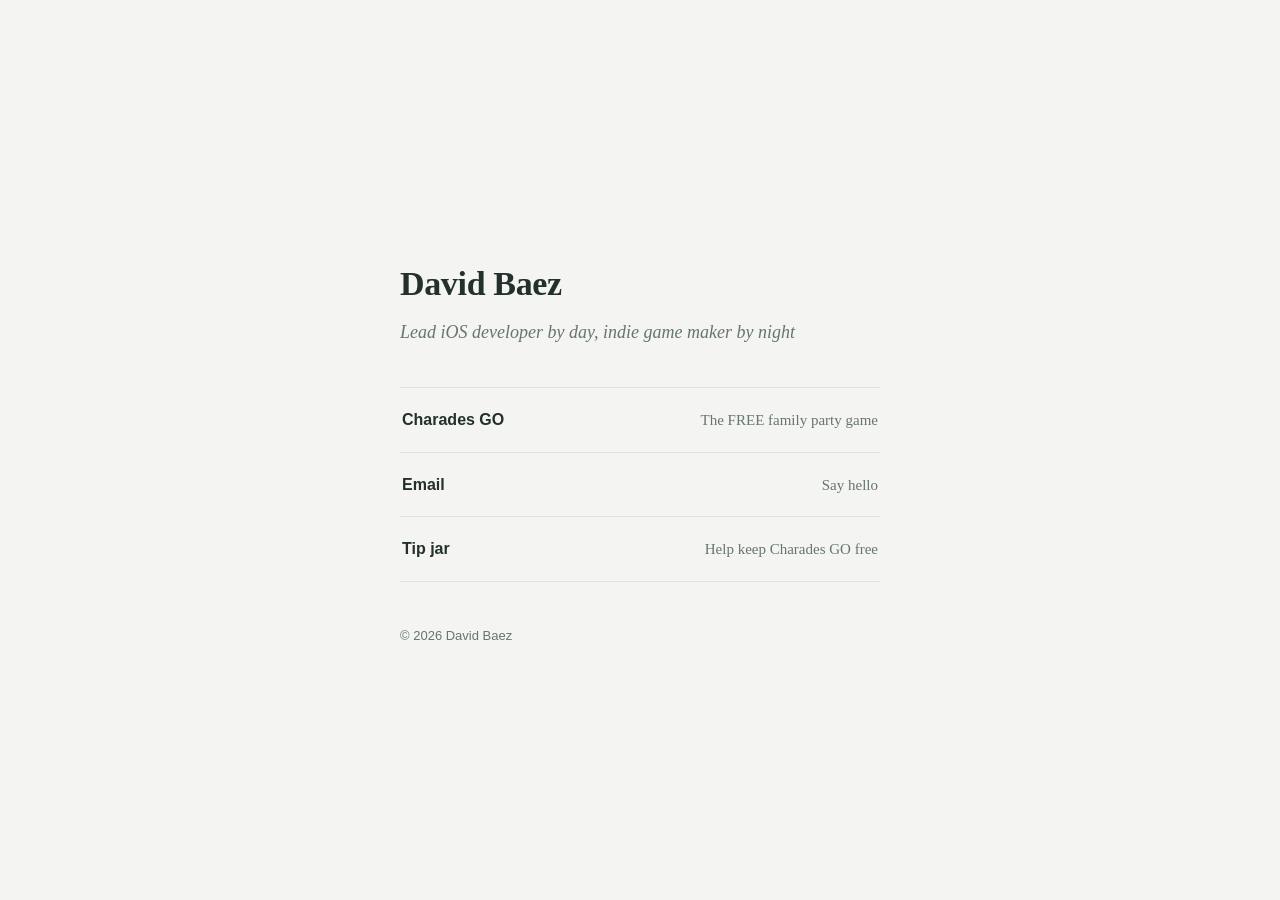
<file: index.html>
<!DOCTYPE html>
<html lang="en">
<head>
<meta charset="UTF-8">
<meta name="viewport" content="width=device-width, initial-scale=1.0">
<title>David Baez</title>
<meta name="description" content="David Baez — iOS developer in South Florida.">
<link rel="canonical" href="https://davidbaez.github.io/">
<link rel="icon" href="/favicon.ico" sizes="48x48">
<link rel="icon" href="/favicon-96.png" type="image/png" sizes="96x96">
<style>
  :root {
    --paper: #F4F5F2;
    --ink: #23302B;
    --ink-soft: #66756D;
    --accent: #2E6E8E;
    --line: #DFE3DF;
  }
  * { margin: 0; padding: 0; box-sizing: border-box; }
  body {
    background: var(--paper);
    color: var(--ink);
    font: 18px/1.7 Georgia, 'Times New Roman', serif;
    min-height: 100svh;
    display: grid;
    place-items: center;
    padding: 48px 24px;
  }
  main { max-width: 480px; width: 100%; }
  h1 {
    font-size: 34px;
    font-weight: 700;
    letter-spacing: -0.01em;
  }
  .role {
    color: var(--ink-soft);
    font-style: italic;
    margin-top: 4px;
  }
  nav {
    margin-top: 40px;
    border-top: 1px solid var(--line);
  }
  nav a {
    display: flex;
    justify-content: space-between;
    align-items: baseline;
    gap: 16px;
    padding: 18px 2px;
    border-bottom: 1px solid var(--line);
    text-decoration: none;
    color: inherit;
  }
  nav a .label {
    font-family: -apple-system, BlinkMacSystemFont, 'Segoe UI', sans-serif;
    font-weight: 600;
    font-size: 16px;
  }
  nav a .note {
    color: var(--ink-soft);
    font-size: 15px;
    text-align: right;
  }
  nav a:hover .label { color: var(--accent); }
  nav a:focus-visible {
    outline: 2px solid var(--accent);
    outline-offset: 2px;
  }
  footer {
    margin-top: 44px;
    font: 13px/1.5 -apple-system, BlinkMacSystemFont, 'Segoe UI', sans-serif;
    color: var(--ink-soft);
  }
</style>
</head>
<body>
<main>
  <h1>David Baez</h1>
  <p class="role">Lead iOS developer by day, indie game maker by night</p>

  <nav>
    <a href="/charadesgo/">
      <span class="label">Charades GO</span>
      <span class="note">The FREE family party game</span>
    </a>
    <a href="mailto:redcouchmail@gmail.com">
      <span class="label">Email</span>
      <span class="note">Say hello</span>
    </a>
    <a href="https://paypal.me/DavidBaez">
      <span class="label">Tip jar</span>
      <span class="note">Help keep Charades GO free</span>
    </a>
  </nav>

  <footer>&copy; 2026 David Baez</footer>
</main>
</body>
</html>
</file>
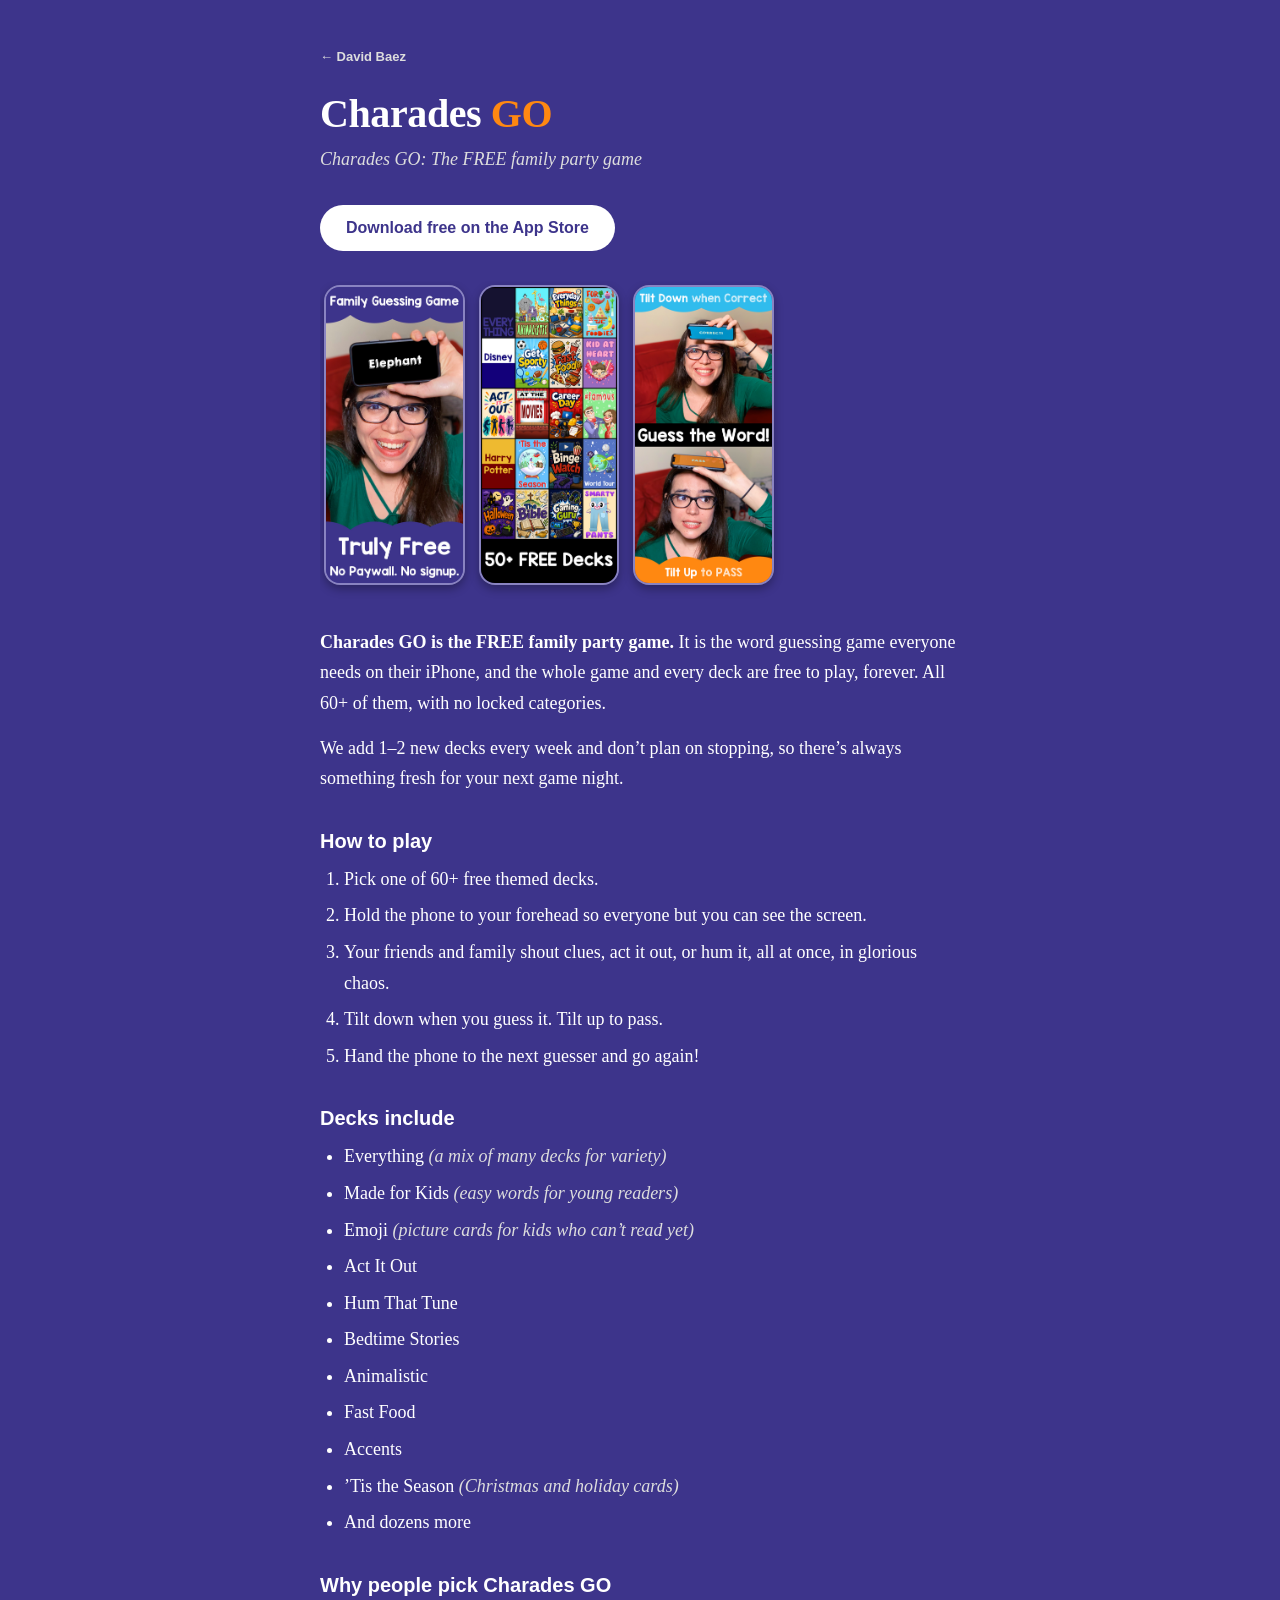
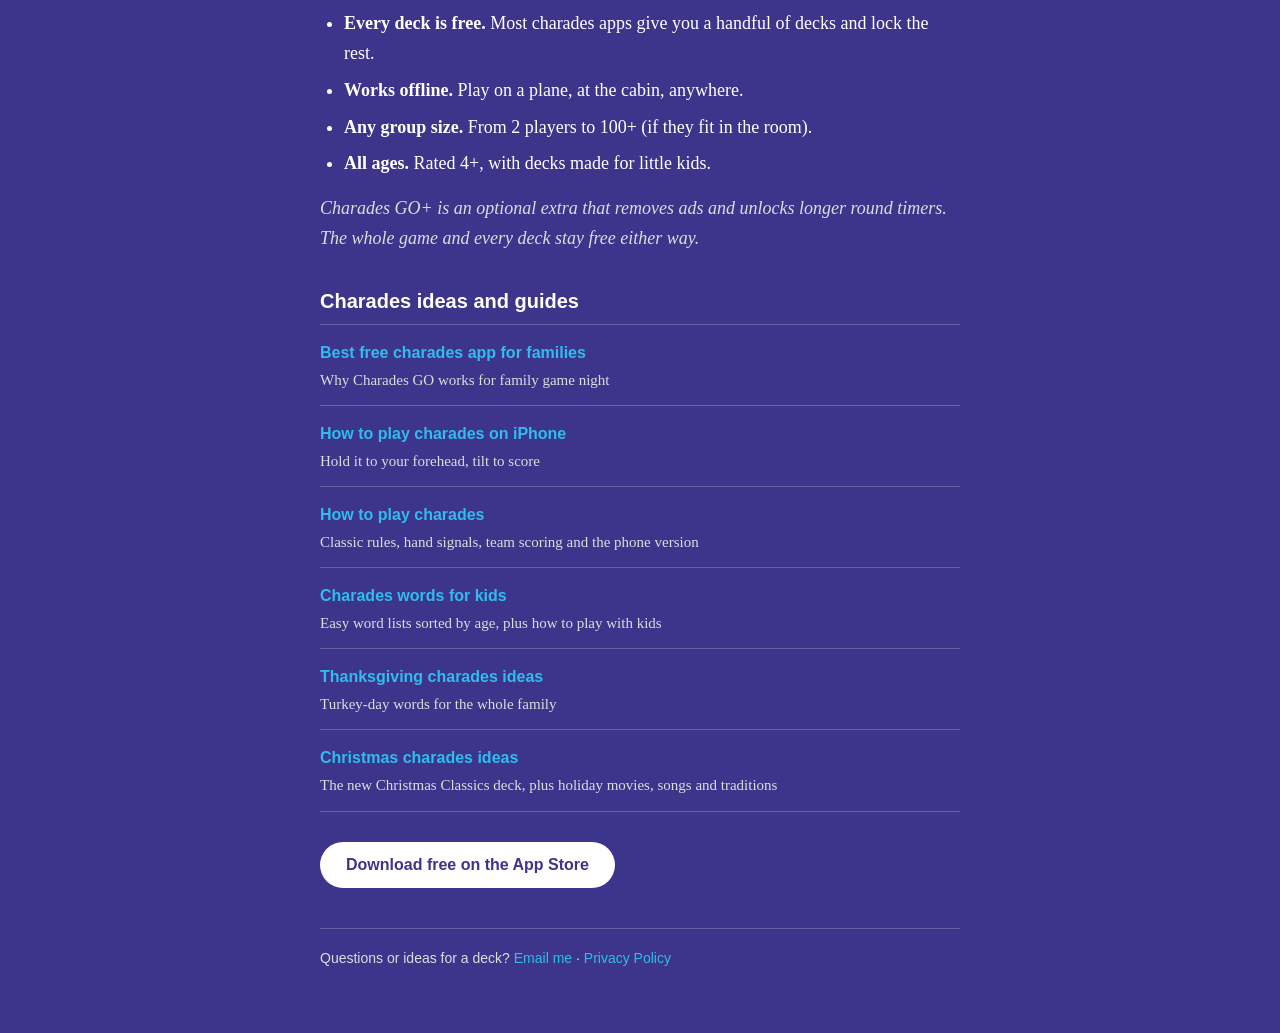
<file: charadesgo/index.html>
<!DOCTYPE html>
<html lang="en">
<head>
<meta charset="UTF-8">
<meta name="viewport" content="width=device-width, initial-scale=1.0">
<title>Charades GO — Free Charades App for iPhone (60+ Decks)</title>
<meta name="description" content="Charades GO: The FREE family party game. A free charades app for iPhone with 60+ themed decks, and every deck is free to play. Hold the phone to your forehead, tilt to score. Great for kids, families and parties.">
<link rel="canonical" href="https://davidbaez.github.io/charadesgo/">

<!-- Safari Smart App Banner -->
<meta name="apple-itunes-app" content="app-id=6468895651">

<!-- Icons -->
<link rel="icon" href="/favicon.ico" sizes="48x48">
<link rel="icon" href="/favicon-96.png" type="image/png" sizes="96x96">
<meta name="theme-color" content="#3d348b">

<!-- Social previews -->
<meta property="og:type" content="website">
<meta property="og:site_name" content="Charades GO">
<meta property="og:title" content="Charades GO — Free Charades App for iPhone">
<meta property="og:description" content="Charades GO: The FREE family party game. 60+ themed decks, every one free to play.">
<meta property="og:url" content="https://davidbaez.github.io/charadesgo/">
<meta property="og:image" content="https://davidbaez.github.io/charadesgo/img/og.png">
<meta property="og:image:width" content="1200">
<meta property="og:image:height" content="630">
<meta property="og:image:alt" content="Charades GO — 60+ free charades decks for iPhone">
<meta name="twitter:card" content="summary_large_image">
<meta name="twitter:title" content="Charades GO — Free Charades App for iPhone">
<meta name="twitter:description" content="Charades GO: The FREE family party game. 60+ themed decks, every one free to play.">
<meta name="twitter:image" content="https://davidbaez.github.io/charadesgo/img/og.png">

<script type="application/ld+json">
{
  "@context": "https://schema.org",
  "@type": "MobileApplication",
  "name": "Charades GO",
  "operatingSystem": "iOS",
  "applicationCategory": "GameApplication",
  "description": "A free charades party game for iPhone with 60+ themed decks. Hold the phone to your forehead, tilt down when you guess right and tilt up to pass.",
  "url": "https://davidbaez.github.io/charadesgo/",
  "downloadUrl": "https://apps.apple.com/app/apple-store/id6468895651?pt=89468802&ct=website&mt=8",
  "installUrl": "https://apps.apple.com/app/apple-store/id6468895651?pt=89468802&ct=website&mt=8",
  "image": "https://davidbaez.github.io/charadesgo/img/og.png",
  "screenshot": [
    "https://davidbaez.github.io/charadesgo/img/screen-1.png",
    "https://davidbaez.github.io/charadesgo/img/screen-2.png",
    "https://davidbaez.github.io/charadesgo/img/screen-3.png"
  ],
  "contentRating": "4+",
  "inLanguage": "en",
  "offers": {
    "@type": "Offer",
    "price": "0",
    "priceCurrency": "USD"
  },
  "aggregateRating": {
    "@type": "AggregateRating",
    "ratingValue": "4.7",
    "ratingCount": "716",
    "bestRating": "5",
    "worstRating": "1"
  },
  "author": {
    "@type": "Person",
    "name": "David Baez",
    "url": "https://davidbaez.github.io/"
  },
  "publisher": {
    "@type": "Person",
    "name": "David Baez",
    "url": "https://davidbaez.github.io/"
  }
}
</script>

<link rel="stylesheet" href="/charadesgo/style.css?v=4">
</head>
<body>
<main>
  <p class="crumb"><a href="/">&larr; David Baez</a></p>

  <h1>Charades <span class="go">GO</span></h1>
  <p class="tagline">Charades GO: The FREE family party game</p>

  <a class="cta" href="https://apps.apple.com/app/apple-store/id6468895651?pt=89468802&amp;ct=website&amp;mt=8">Download free on the App&nbsp;Store</a>

  <div class="shots">
    <img src="/charadesgo/img/screen-1.png" alt="Charades GO, a free family guessing game: a player holds a phone showing Elephant to her forehead" width="139" height="300" loading="lazy" onerror="this.remove()">
    <img src="/charadesgo/img/screen-2.png" alt="Grid of free Charades GO decks including Animalistic, Fast Food, Act It Out and Halloween" width="139" height="300" loading="lazy" onerror="this.remove()">
    <img src="/charadesgo/img/screen-3.png" alt="How to play Charades GO: tilt down when correct, tilt up to pass" width="139" height="300" loading="lazy" onerror="this.remove()">
  </div>

  <div class="body">
    <p><strong>Charades GO is the FREE family party game.</strong> It is the word guessing game everyone needs on their iPhone, and the whole game and every deck are free to play, forever. All 60+ of them, with no locked categories.</p>
    <p>We add 1&ndash;2 new decks every week and don&rsquo;t plan on stopping, so there&rsquo;s always something fresh for your next game night.</p>

    <h2>How to play</h2>
    <ol>
      <li>Pick one of 60+ free themed decks.</li>
      <li>Hold the phone to your forehead so everyone but you can see the screen.</li>
      <li>Your friends and family shout clues, act it out, or hum it, all at once, in glorious chaos.</li>
      <li>Tilt down when you guess it. Tilt up to pass.</li>
      <li>Hand the phone to the next guesser and go again!</li>
    </ol>

    <h2>Decks include</h2>
    <ul>
      <li>Everything <span class="note">(a mix of many decks for variety)</span></li>
      <li>Made for Kids <span class="note">(easy words for young readers)</span></li>
      <li>Emoji <span class="note">(picture cards for kids who can&rsquo;t read yet)</span></li>
      <li>Act It Out</li>
      <li>Hum That Tune</li>
      <li>Bedtime Stories</li>
      <li>Animalistic</li>
      <li>Fast Food</li>
      <li>Accents</li>
      <li>&rsquo;Tis the Season <span class="note">(Christmas and holiday cards)</span></li>
      <li>And dozens more</li>
    </ul>

    <h2>Why people pick Charades GO</h2>
    <ul>
      <li><strong>Every deck is free.</strong> Most charades apps give you a handful of decks and lock the rest.</li>
      <li><strong>Works offline.</strong> Play on a plane, at the cabin, anywhere.</li>
      <li><strong>Any group size.</strong> From 2 players to 100+ (if they fit in the room).</li>
      <li><strong>All ages.</strong> Rated 4+, with decks made for little kids.</li>
    </ul>
    <p class="note">Charades GO+ is an optional extra that removes ads and unlocks longer round timers. The whole game and every deck stay free either way.</p>

    <h2>Charades ideas and guides</h2>
    <ul class="guides">
      <li><a href="/charadesgo/best-free-charades-app-for-families/">Best free charades app for families</a><span>Why Charades GO works for family game night</span></li>
      <li><a href="/charadesgo/how-to-play-charades-on-iphone/">How to play charades on iPhone</a><span>Hold it to your forehead, tilt to score</span></li>
      <li><a href="/charadesgo/how-to-play/">How to play charades</a><span>Classic rules, hand signals, team scoring and the phone version</span></li>
      <li><a href="/charadesgo/charades-words-for-kids/">Charades words for kids</a><span>Easy word lists sorted by age, plus how to play with kids</span></li>
      <li><a href="/charadesgo/thanksgiving-charades/">Thanksgiving charades ideas</a><span>Turkey-day words for the whole family</span></li>
      <li><a href="/charadesgo/christmas-charades/">Christmas charades ideas</a><span>The new Christmas Classics deck, plus holiday movies, songs and traditions</span></li>
    </ul>
  </div>

  <a class="cta" href="https://apps.apple.com/app/apple-store/id6468895651?pt=89468802&amp;ct=website&amp;mt=8">Download free on the App&nbsp;Store</a>

  <p class="fine">
    Questions or ideas for a deck? <a href="mailto:redcouchmail@gmail.com">Email me</a>
    &middot; <a href="/charadesgo/privacy/">Privacy Policy</a>
  </p>
</main>
</body>
</html>
</file>
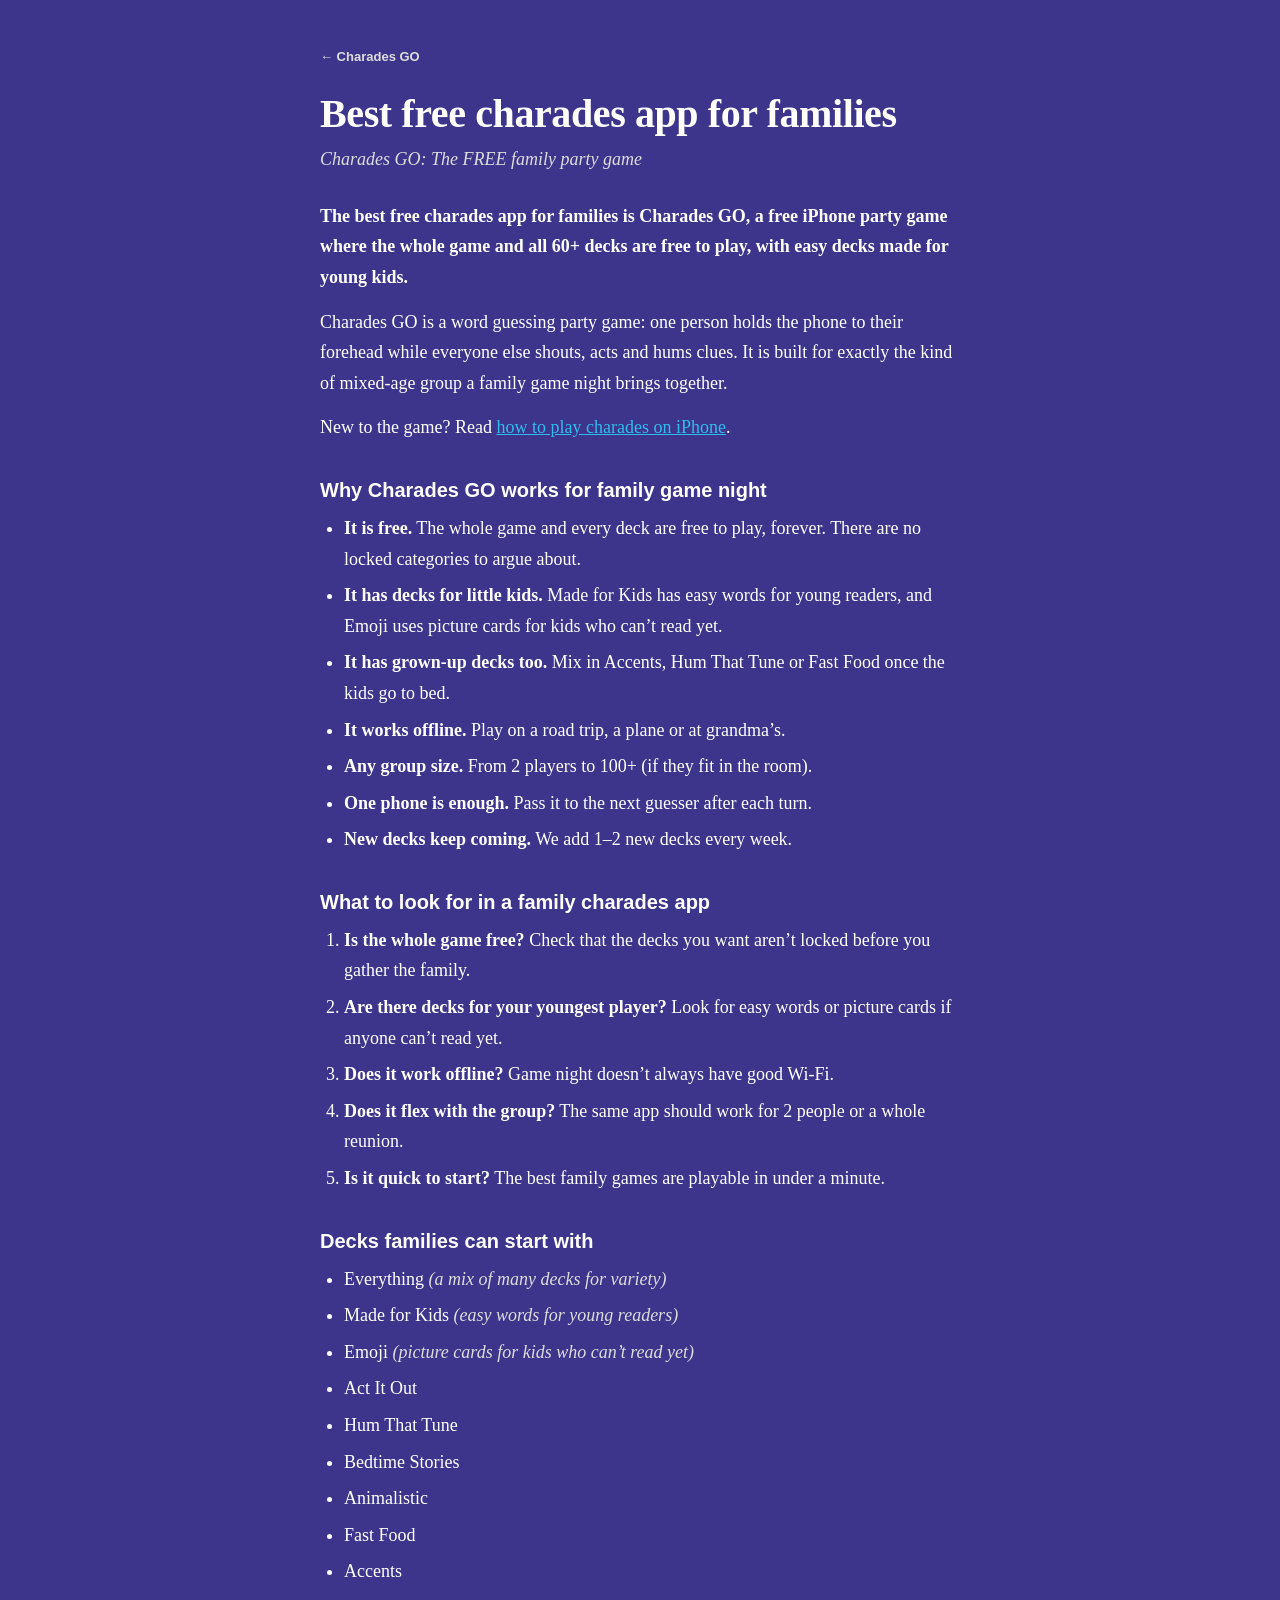
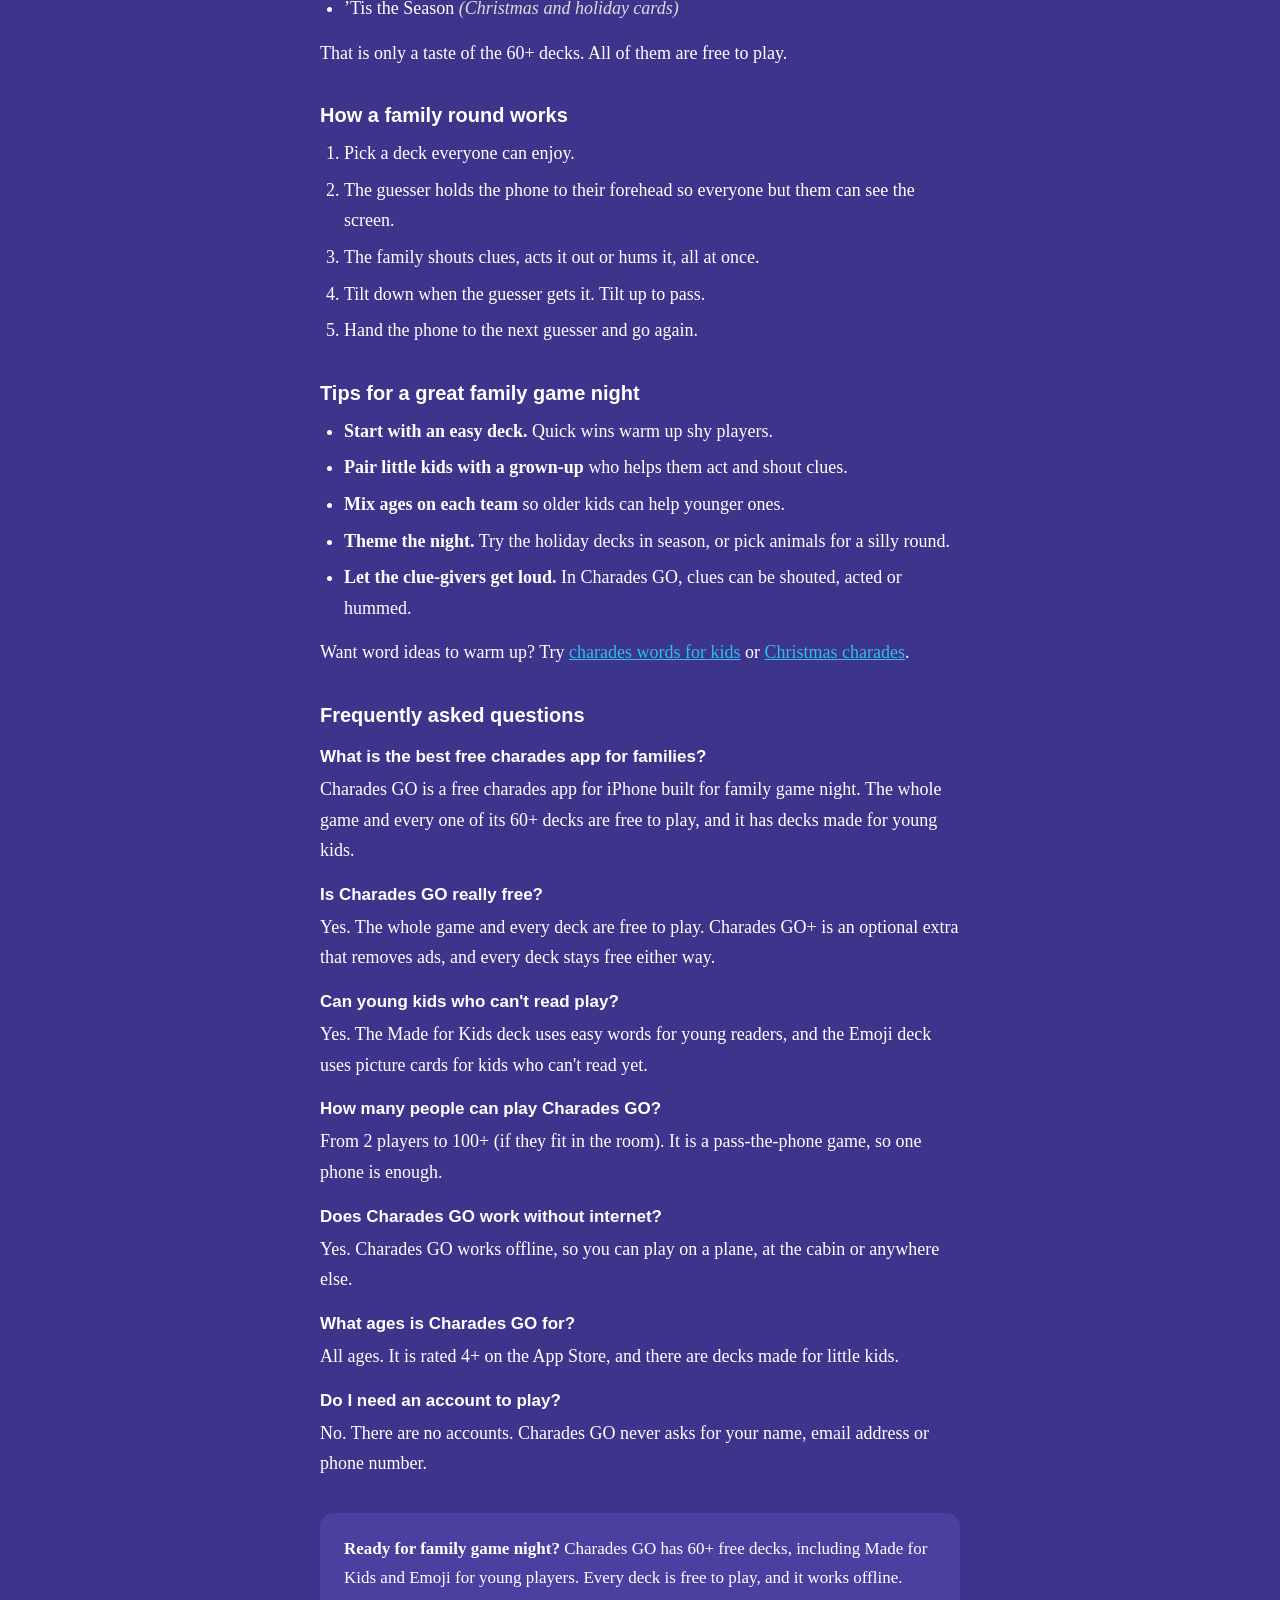
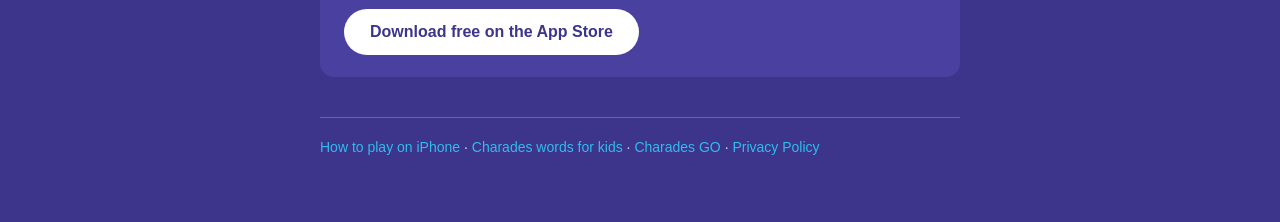
<file: charadesgo/best-free-charades-app-for-families/index.html>
<!DOCTYPE html>
<html lang="en">
<head>
<meta charset="UTF-8">
<meta name="viewport" content="width=device-width, initial-scale=1.0">
<title>Best Free Charades App for Families: Charades GO (Family Game Night)</title>
<meta name="description" content="Charades GO is a free charades app for families: the whole game and 60+ decks are free to play, with easy decks for young kids. See why it works for family game night.">
<link rel="canonical" href="https://davidbaez.github.io/charadesgo/best-free-charades-app-for-families/">
<meta name="apple-itunes-app" content="app-id=6468895651">
<link rel="icon" href="/favicon.ico" sizes="48x48">
<link rel="icon" href="/favicon-96.png" type="image/png" sizes="96x96">
<meta name="theme-color" content="#3d348b">
<meta property="og:type" content="article">
<meta property="og:site_name" content="Charades GO">
<meta property="og:title" content="Best Free Charades App for Families: Charades GO">
<meta property="og:description" content="Charades GO: The FREE family party game. The whole game and 60+ decks are free to play.">
<meta property="og:url" content="https://davidbaez.github.io/charadesgo/best-free-charades-app-for-families/">
<meta property="og:image" content="https://davidbaez.github.io/charadesgo/img/og.png">
<meta name="twitter:card" content="summary_large_image">
<script type="application/ld+json">
{
  "@context": "https://schema.org",
  "@type": "BreadcrumbList",
  "itemListElement": [
    {
      "@type": "ListItem",
      "position": 1,
      "name": "Charades GO",
      "item": "https://davidbaez.github.io/charadesgo/"
    },
    {
      "@type": "ListItem",
      "position": 2,
      "name": "Best free charades app for families",
      "item": "https://davidbaez.github.io/charadesgo/best-free-charades-app-for-families/"
    }
  ]
}
</script>
<script type="application/ld+json">
{
  "@context": "https://schema.org",
  "@type": "FAQPage",
  "mainEntity": [
    {
      "@type": "Question",
      "name": "What is the best free charades app for families?",
      "acceptedAnswer": {
        "@type": "Answer",
        "text": "Charades GO is a free charades app for iPhone built for family game night. The whole game and every one of its 60+ decks are free to play, and it has decks made for young kids."
      }
    },
    {
      "@type": "Question",
      "name": "Is Charades GO really free?",
      "acceptedAnswer": {
        "@type": "Answer",
        "text": "Yes. The whole game and every deck are free to play. Charades GO+ is an optional extra that removes ads, and every deck stays free either way."
      }
    },
    {
      "@type": "Question",
      "name": "Can young kids who can't read play?",
      "acceptedAnswer": {
        "@type": "Answer",
        "text": "Yes. The Made for Kids deck uses easy words for young readers, and the Emoji deck uses picture cards for kids who can't read yet."
      }
    },
    {
      "@type": "Question",
      "name": "How many people can play Charades GO?",
      "acceptedAnswer": {
        "@type": "Answer",
        "text": "From 2 players to 100+ (if they fit in the room). It is a pass-the-phone game, so one phone is enough."
      }
    },
    {
      "@type": "Question",
      "name": "Does Charades GO work without internet?",
      "acceptedAnswer": {
        "@type": "Answer",
        "text": "Yes. Charades GO works offline, so you can play on a plane, at the cabin or anywhere else."
      }
    },
    {
      "@type": "Question",
      "name": "What ages is Charades GO for?",
      "acceptedAnswer": {
        "@type": "Answer",
        "text": "All ages. It is rated 4+ on the App Store, and there are decks made for little kids."
      }
    },
    {
      "@type": "Question",
      "name": "Do I need an account to play?",
      "acceptedAnswer": {
        "@type": "Answer",
        "text": "No. There are no accounts. Charades GO never asks for your name, email address or phone number."
      }
    }
  ]
}
</script>
<link rel="stylesheet" href="/charadesgo/style.css?v=4">
</head>
<body>
<main>
  <p class="crumb"><a href="/charadesgo/">&larr; Charades GO</a></p>

  <h1>Best free charades app for families</h1>
  <p class="tagline">Charades GO: The FREE family party game</p>

  <div class="body">
    <p><strong>The best free charades app for families is Charades GO, a free iPhone party game where the whole game and all 60+ decks are free to play, with easy decks made for young kids.</strong></p>
    <p>Charades GO is a word guessing party game: one person holds the phone to their forehead while everyone else shouts, acts and hums clues. It is built for exactly the kind of mixed-age group a family game night brings together.</p>
    <p>New to the game? Read <a href="/charadesgo/how-to-play-charades-on-iphone/">how to play charades on iPhone</a>.</p>

    <h2>Why Charades GO works for family game night</h2>
    <ul>
      <li><strong>It is free.</strong> The whole game and every deck are free to play, forever. There are no locked categories to argue about.</li>
      <li><strong>It has decks for little kids.</strong> Made for Kids has easy words for young readers, and Emoji uses picture cards for kids who can&rsquo;t read yet.</li>
      <li><strong>It has grown-up decks too.</strong> Mix in Accents, Hum That Tune or Fast Food once the kids go to bed.</li>
      <li><strong>It works offline.</strong> Play on a road trip, a plane or at grandma&rsquo;s.</li>
      <li><strong>Any group size.</strong> From 2 players to 100+ (if they fit in the room).</li>
      <li><strong>One phone is enough.</strong> Pass it to the next guesser after each turn.</li>
      <li><strong>New decks keep coming.</strong> We add 1&ndash;2 new decks every week.</li>
    </ul>

    <h2>What to look for in a family charades app</h2>
    <ol>
      <li><strong>Is the whole game free?</strong> Check that the decks you want aren&rsquo;t locked before you gather the family.</li>
      <li><strong>Are there decks for your youngest player?</strong> Look for easy words or picture cards if anyone can&rsquo;t read yet.</li>
      <li><strong>Does it work offline?</strong> Game night doesn&rsquo;t always have good Wi-Fi.</li>
      <li><strong>Does it flex with the group?</strong> The same app should work for 2 people or a whole reunion.</li>
      <li><strong>Is it quick to start?</strong> The best family games are playable in under a minute.</li>
    </ol>

    <h2>Decks families can start with</h2>
    <ul>
      <li>Everything <span class="note">(a mix of many decks for variety)</span></li>
      <li>Made for Kids <span class="note">(easy words for young readers)</span></li>
      <li>Emoji <span class="note">(picture cards for kids who can&rsquo;t read yet)</span></li>
      <li>Act It Out</li>
      <li>Hum That Tune</li>
      <li>Bedtime Stories</li>
      <li>Animalistic</li>
      <li>Fast Food</li>
      <li>Accents</li>
      <li>&rsquo;Tis the Season <span class="note">(Christmas and holiday cards)</span></li>
    </ul>
    <p>That is only a taste of the 60+ decks. All of them are free to play.</p>

    <h2>How a family round works</h2>
    <ol>
      <li>Pick a deck everyone can enjoy.</li>
      <li>The guesser holds the phone to their forehead so everyone but them can see the screen.</li>
      <li>The family shouts clues, acts it out or hums it, all at once.</li>
      <li>Tilt down when the guesser gets it. Tilt up to pass.</li>
      <li>Hand the phone to the next guesser and go again.</li>
    </ol>

    <h2>Tips for a great family game night</h2>
    <ul>
      <li><strong>Start with an easy deck.</strong> Quick wins warm up shy players.</li>
      <li><strong>Pair little kids with a grown-up</strong> who helps them act and shout clues.</li>
      <li><strong>Mix ages on each team</strong> so older kids can help younger ones.</li>
      <li><strong>Theme the night.</strong> Try the holiday decks in season, or pick animals for a silly round.</li>
      <li><strong>Let the clue-givers get loud.</strong> In Charades GO, clues can be shouted, acted or hummed.</li>
    </ul>

    <p>Want word ideas to warm up? Try <a href="/charadesgo/charades-words-for-kids/">charades words for kids</a> or <a href="/charadesgo/christmas-charades/">Christmas charades</a>.</p>
    <h2>Frequently asked questions</h2>
    <div class="faq">
      <h3>What is the best free charades app for families?</h3>
      <p>Charades GO is a free charades app for iPhone built for family game night. The whole game and every one of its 60+ decks are free to play, and it has decks made for young kids.</p>
      <h3>Is Charades GO really free?</h3>
      <p>Yes. The whole game and every deck are free to play. Charades GO+ is an optional extra that removes ads, and every deck stays free either way.</p>
      <h3>Can young kids who can't read play?</h3>
      <p>Yes. The Made for Kids deck uses easy words for young readers, and the Emoji deck uses picture cards for kids who can't read yet.</p>
      <h3>How many people can play Charades GO?</h3>
      <p>From 2 players to 100+ (if they fit in the room). It is a pass-the-phone game, so one phone is enough.</p>
      <h3>Does Charades GO work without internet?</h3>
      <p>Yes. Charades GO works offline, so you can play on a plane, at the cabin or anywhere else.</p>
      <h3>What ages is Charades GO for?</h3>
      <p>All ages. It is rated 4+ on the App Store, and there are decks made for little kids.</p>
      <h3>Do I need an account to play?</h3>
      <p>No. There are no accounts. Charades GO never asks for your name, email address or phone number.</p>
    </div>
  </div>

  <div class="promo">
    <p><strong>Ready for family game night?</strong> Charades GO has 60+ free decks, including Made for Kids and Emoji for young players. Every deck is free to play, and it works offline.</p>
    <a class="cta" href="https://apps.apple.com/app/apple-store/id6468895651?pt=89468802&amp;ct=website&amp;mt=8">Download free on the App&nbsp;Store</a>
  </div>

  <p class="fine">
    <a href="/charadesgo/how-to-play-charades-on-iphone/">How to play on iPhone</a> &middot; <a href="/charadesgo/charades-words-for-kids/">Charades words for kids</a> &middot; <a href="/charadesgo/">Charades GO</a> &middot; <a href="/charadesgo/privacy/">Privacy Policy</a>
  </p>
</main>
</body>
</html>
</file>
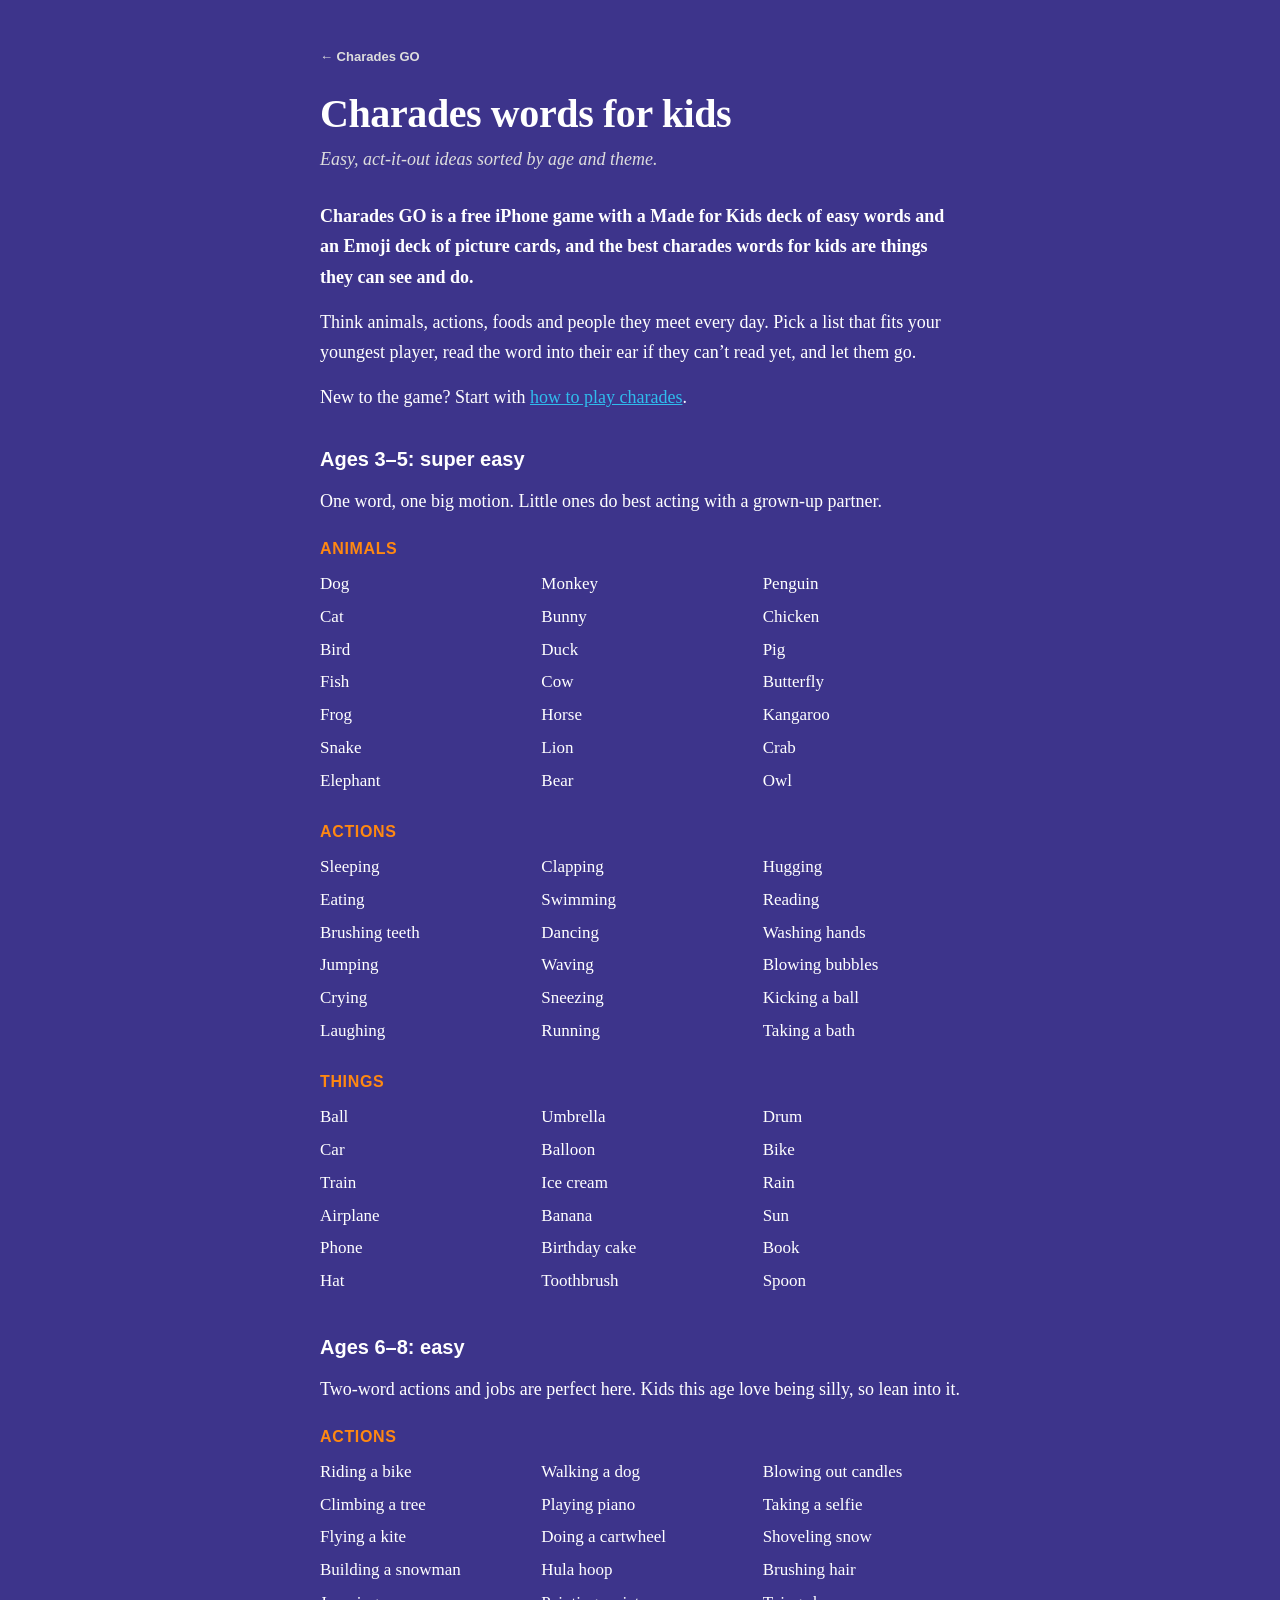
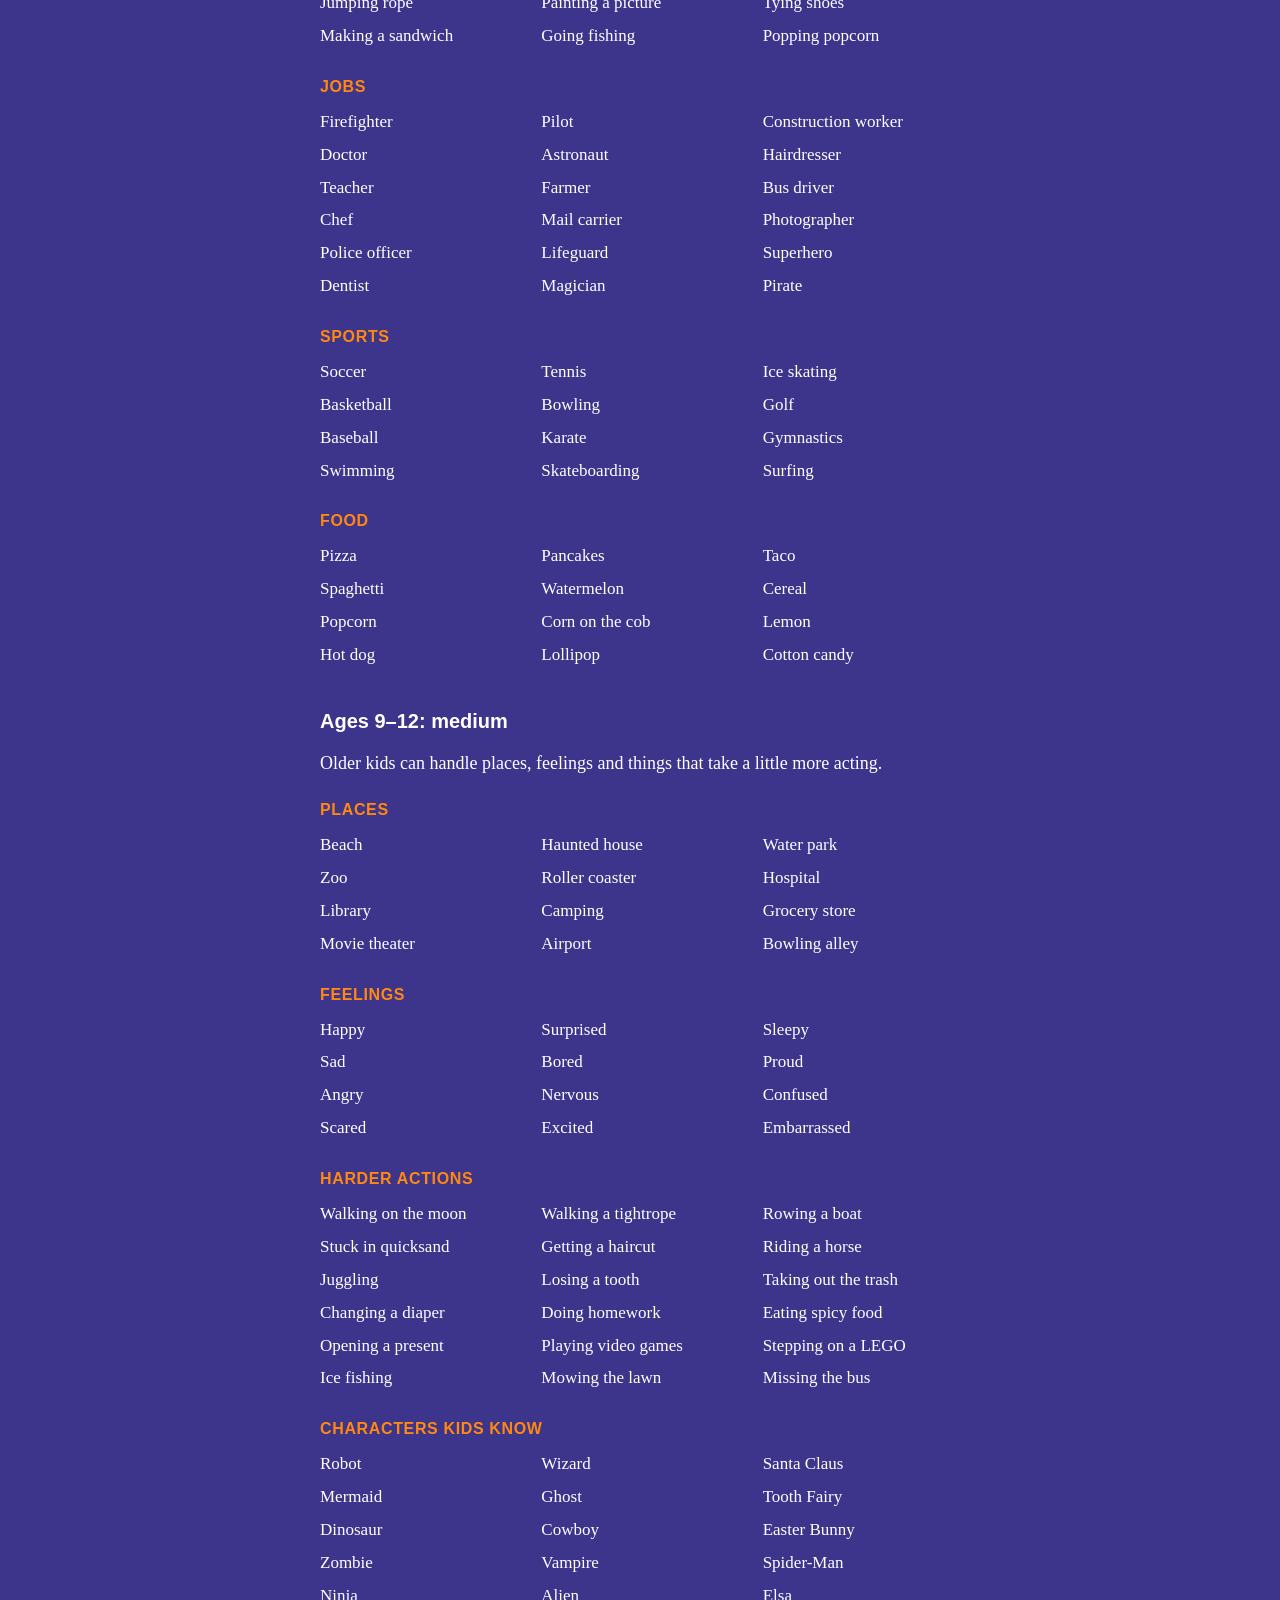
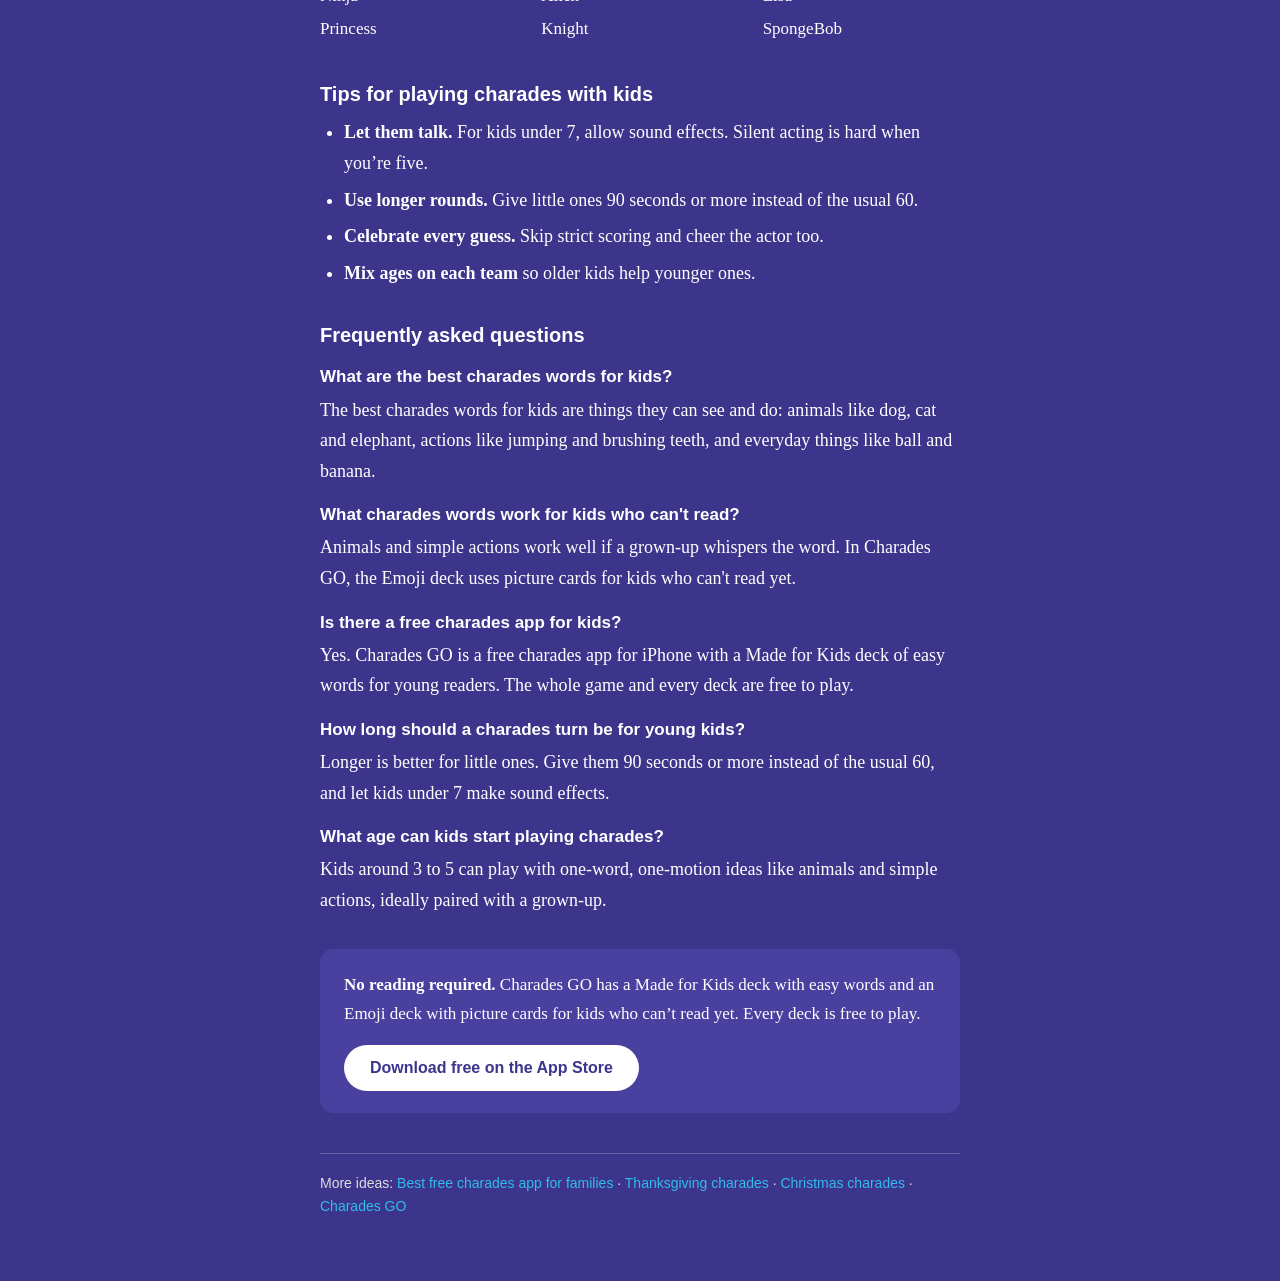
<file: charadesgo/charades-words-for-kids/index.html>
<!DOCTYPE html>
<html lang="en">
<head>
<meta charset="UTF-8">
<meta name="viewport" content="width=device-width, initial-scale=1.0">
<title>150+ Charades Words for Kids (Easy Lists by Age) | Charades GO</title>
<meta name="description" content="Easy charades words for kids, sorted by age: animals, actions, jobs, sports, foods and characters. Simple ideas for preschoolers through tweens, ready to print or play.">
<link rel="canonical" href="https://davidbaez.github.io/charadesgo/charades-words-for-kids/">
<meta name="apple-itunes-app" content="app-id=6468895651">
<link rel="icon" href="/favicon.ico" sizes="48x48">
<link rel="icon" href="/favicon-96.png" type="image/png" sizes="96x96">
<meta name="theme-color" content="#3d348b">
<meta property="og:type" content="article">
<meta property="og:site_name" content="Charades GO">
<meta property="og:title" content="150+ Charades Words for Kids (Easy Lists by Age)">
<meta property="og:description" content="Easy charades words for kids, sorted by age and theme.">
<meta property="og:url" content="https://davidbaez.github.io/charadesgo/charades-words-for-kids/">
<meta property="og:image" content="https://davidbaez.github.io/charadesgo/img/og.png">
<meta name="twitter:card" content="summary_large_image">
<script type="application/ld+json">
{
  "@context": "https://schema.org",
  "@type": "BreadcrumbList",
  "itemListElement": [
    {"@type": "ListItem", "position": 1, "name": "Charades GO", "item": "https://davidbaez.github.io/charadesgo/"},
    {"@type": "ListItem", "position": 2, "name": "Charades words for kids", "item": "https://davidbaez.github.io/charadesgo/charades-words-for-kids/"}
  ]
}
</script>
<script type="application/ld+json">
{
  "@context": "https://schema.org",
  "@type": "FAQPage",
  "mainEntity": [
    {
      "@type": "Question",
      "name": "What are the best charades words for kids?",
      "acceptedAnswer": {
        "@type": "Answer",
        "text": "The best charades words for kids are things they can see and do: animals like dog, cat and elephant, actions like jumping and brushing teeth, and everyday things like ball and banana."
      }
    },
    {
      "@type": "Question",
      "name": "What charades words work for kids who can't read?",
      "acceptedAnswer": {
        "@type": "Answer",
        "text": "Animals and simple actions work well if a grown-up whispers the word. In Charades GO, the Emoji deck uses picture cards for kids who can't read yet."
      }
    },
    {
      "@type": "Question",
      "name": "Is there a free charades app for kids?",
      "acceptedAnswer": {
        "@type": "Answer",
        "text": "Yes. Charades GO is a free charades app for iPhone with a Made for Kids deck of easy words for young readers. The whole game and every deck are free to play."
      }
    },
    {
      "@type": "Question",
      "name": "How long should a charades turn be for young kids?",
      "acceptedAnswer": {
        "@type": "Answer",
        "text": "Longer is better for little ones. Give them 90 seconds or more instead of the usual 60, and let kids under 7 make sound effects."
      }
    },
    {
      "@type": "Question",
      "name": "What age can kids start playing charades?",
      "acceptedAnswer": {
        "@type": "Answer",
        "text": "Kids around 3 to 5 can play with one-word, one-motion ideas like animals and simple actions, ideally paired with a grown-up."
      }
    }
  ]
}
</script>
<link rel="stylesheet" href="/charadesgo/style.css?v=4">
</head>
<body>
<main>
  <p class="crumb"><a href="/charadesgo/">&larr; Charades GO</a></p>

  <h1>Charades words for kids</h1>
  <p class="tagline">Easy, act-it-out ideas sorted by age and theme.</p>

  <div class="body">
    <p><strong>Charades GO is a free iPhone game with a Made for Kids deck of easy words and an Emoji deck of picture cards, and the best charades words for kids are things they can see and do.</strong></p>
    <p>Think animals, actions, foods and people they meet every day. Pick a list that fits your youngest player, read the word into their ear if they can&rsquo;t read yet, and let them go.</p>
    <p>New to the game? Start with <a href="/charadesgo/how-to-play/">how to play charades</a>.</p>

    <h2>Ages 3&ndash;5: super easy</h2>
    <p>One word, one big motion. Little ones do best acting with a grown-up partner.</p>

    <h3>Animals</h3>
    <ul class="words">
      <li>Dog</li><li>Cat</li><li>Bird</li><li>Fish</li><li>Frog</li><li>Snake</li>
      <li>Elephant</li><li>Monkey</li><li>Bunny</li><li>Duck</li><li>Cow</li><li>Horse</li>
      <li>Lion</li><li>Bear</li><li>Penguin</li><li>Chicken</li><li>Pig</li><li>Butterfly</li>
      <li>Kangaroo</li><li>Crab</li><li>Owl</li>
    </ul>

    <h3>Actions</h3>
    <ul class="words">
      <li>Sleeping</li><li>Eating</li><li>Brushing teeth</li><li>Jumping</li><li>Crying</li><li>Laughing</li>
      <li>Clapping</li><li>Swimming</li><li>Dancing</li><li>Waving</li><li>Sneezing</li><li>Running</li>
      <li>Hugging</li><li>Reading</li><li>Washing hands</li><li>Blowing bubbles</li><li>Kicking a ball</li><li>Taking a bath</li>
    </ul>

    <h3>Things</h3>
    <ul class="words">
      <li>Ball</li><li>Car</li><li>Train</li><li>Airplane</li><li>Phone</li><li>Hat</li>
      <li>Umbrella</li><li>Balloon</li><li>Ice cream</li><li>Banana</li><li>Birthday cake</li><li>Toothbrush</li>
      <li>Drum</li><li>Bike</li><li>Rain</li><li>Sun</li><li>Book</li><li>Spoon</li>
    </ul>

    <h2>Ages 6&ndash;8: easy</h2>
    <p>Two-word actions and jobs are perfect here. Kids this age love being silly, so lean into it.</p>

    <h3>Actions</h3>
    <ul class="words">
      <li>Riding a bike</li><li>Climbing a tree</li><li>Flying a kite</li><li>Building a snowman</li><li>Jumping rope</li><li>Making a sandwich</li>
      <li>Walking a dog</li><li>Playing piano</li><li>Doing a cartwheel</li><li>Hula hoop</li><li>Painting a picture</li><li>Going fishing</li>
      <li>Blowing out candles</li><li>Taking a selfie</li><li>Shoveling snow</li><li>Brushing hair</li><li>Tying shoes</li><li>Popping popcorn</li>
    </ul>

    <h3>Jobs</h3>
    <ul class="words">
      <li>Firefighter</li><li>Doctor</li><li>Teacher</li><li>Chef</li><li>Police officer</li><li>Dentist</li>
      <li>Pilot</li><li>Astronaut</li><li>Farmer</li><li>Mail carrier</li><li>Lifeguard</li><li>Magician</li>
      <li>Construction worker</li><li>Hairdresser</li><li>Bus driver</li><li>Photographer</li><li>Superhero</li><li>Pirate</li>
    </ul>

    <h3>Sports</h3>
    <ul class="words">
      <li>Soccer</li><li>Basketball</li><li>Baseball</li><li>Swimming</li><li>Tennis</li><li>Bowling</li>
      <li>Karate</li><li>Skateboarding</li><li>Ice skating</li><li>Golf</li><li>Gymnastics</li><li>Surfing</li>
    </ul>

    <h3>Food</h3>
    <ul class="words">
      <li>Pizza</li><li>Spaghetti</li><li>Popcorn</li><li>Hot dog</li><li>Pancakes</li><li>Watermelon</li>
      <li>Corn on the cob</li><li>Lollipop</li><li>Taco</li><li>Cereal</li><li>Lemon</li><li>Cotton candy</li>
    </ul>

    <h2>Ages 9&ndash;12: medium</h2>
    <p>Older kids can handle places, feelings and things that take a little more acting.</p>

    <h3>Places</h3>
    <ul class="words">
      <li>Beach</li><li>Zoo</li><li>Library</li><li>Movie theater</li><li>Haunted house</li><li>Roller coaster</li>
      <li>Camping</li><li>Airport</li><li>Water park</li><li>Hospital</li><li>Grocery store</li><li>Bowling alley</li>
    </ul>

    <h3>Feelings</h3>
    <ul class="words">
      <li>Happy</li><li>Sad</li><li>Angry</li><li>Scared</li><li>Surprised</li><li>Bored</li>
      <li>Nervous</li><li>Excited</li><li>Sleepy</li><li>Proud</li><li>Confused</li><li>Embarrassed</li>
    </ul>

    <h3>Harder actions</h3>
    <ul class="words">
      <li>Walking on the moon</li><li>Stuck in quicksand</li><li>Juggling</li><li>Changing a diaper</li><li>Opening a present</li><li>Ice fishing</li>
      <li>Walking a tightrope</li><li>Getting a haircut</li><li>Losing a tooth</li><li>Doing homework</li><li>Playing video games</li><li>Mowing the lawn</li>
      <li>Rowing a boat</li><li>Riding a horse</li><li>Taking out the trash</li><li>Eating spicy food</li><li>Stepping on a LEGO</li><li>Missing the bus</li>
    </ul>

    <h3>Characters kids know</h3>
    <ul class="words">
      <li>Robot</li><li>Mermaid</li><li>Dinosaur</li><li>Zombie</li><li>Ninja</li><li>Princess</li>
      <li>Wizard</li><li>Ghost</li><li>Cowboy</li><li>Vampire</li><li>Alien</li><li>Knight</li>
      <li>Santa Claus</li><li>Tooth Fairy</li><li>Easter Bunny</li><li>Spider-Man</li><li>Elsa</li><li>SpongeBob</li>
    </ul>

    <h2>Tips for playing charades with kids</h2>
    <ul>
      <li><strong>Let them talk.</strong> For kids under 7, allow sound effects. Silent acting is hard when you&rsquo;re five.</li>
      <li><strong>Use longer rounds.</strong> Give little ones 90 seconds or more instead of the usual 60.</li>
      <li><strong>Celebrate every guess.</strong> Skip strict scoring and cheer the actor too.</li>
      <li><strong>Mix ages on each team</strong> so older kids help younger ones.</li>
    </ul>
    <h2>Frequently asked questions</h2>
    <div class="faq">
      <h3>What are the best charades words for kids?</h3>
      <p>The best charades words for kids are things they can see and do: animals like dog, cat and elephant, actions like jumping and brushing teeth, and everyday things like ball and banana.</p>
      <h3>What charades words work for kids who can't read?</h3>
      <p>Animals and simple actions work well if a grown-up whispers the word. In Charades GO, the Emoji deck uses picture cards for kids who can't read yet.</p>
      <h3>Is there a free charades app for kids?</h3>
      <p>Yes. Charades GO is a free charades app for iPhone with a Made for Kids deck of easy words for young readers. The whole game and every deck are free to play.</p>
      <h3>How long should a charades turn be for young kids?</h3>
      <p>Longer is better for little ones. Give them 90 seconds or more instead of the usual 60, and let kids under 7 make sound effects.</p>
      <h3>What age can kids start playing charades?</h3>
      <p>Kids around 3 to 5 can play with one-word, one-motion ideas like animals and simple actions, ideally paired with a grown-up.</p>
    </div>
  </div>

  <div class="promo">
    <p><strong>No reading required.</strong> Charades GO has a Made for Kids deck with easy words and an Emoji deck with picture cards for kids who can&rsquo;t read yet. Every deck is free to play.</p>
    <a class="cta" href="https://apps.apple.com/app/apple-store/id6468895651?pt=89468802&amp;ct=website&amp;mt=8">Download free on the App&nbsp;Store</a>
  </div>

  <p class="fine">
    More ideas: <a href="/charadesgo/best-free-charades-app-for-families/">Best free charades app for families</a> &middot; <a href="/charadesgo/thanksgiving-charades/">Thanksgiving charades</a> &middot; <a href="/charadesgo/christmas-charades/">Christmas charades</a> &middot; <a href="/charadesgo/">Charades GO</a>
  </p>
</main>
</body>
</html>
</file>
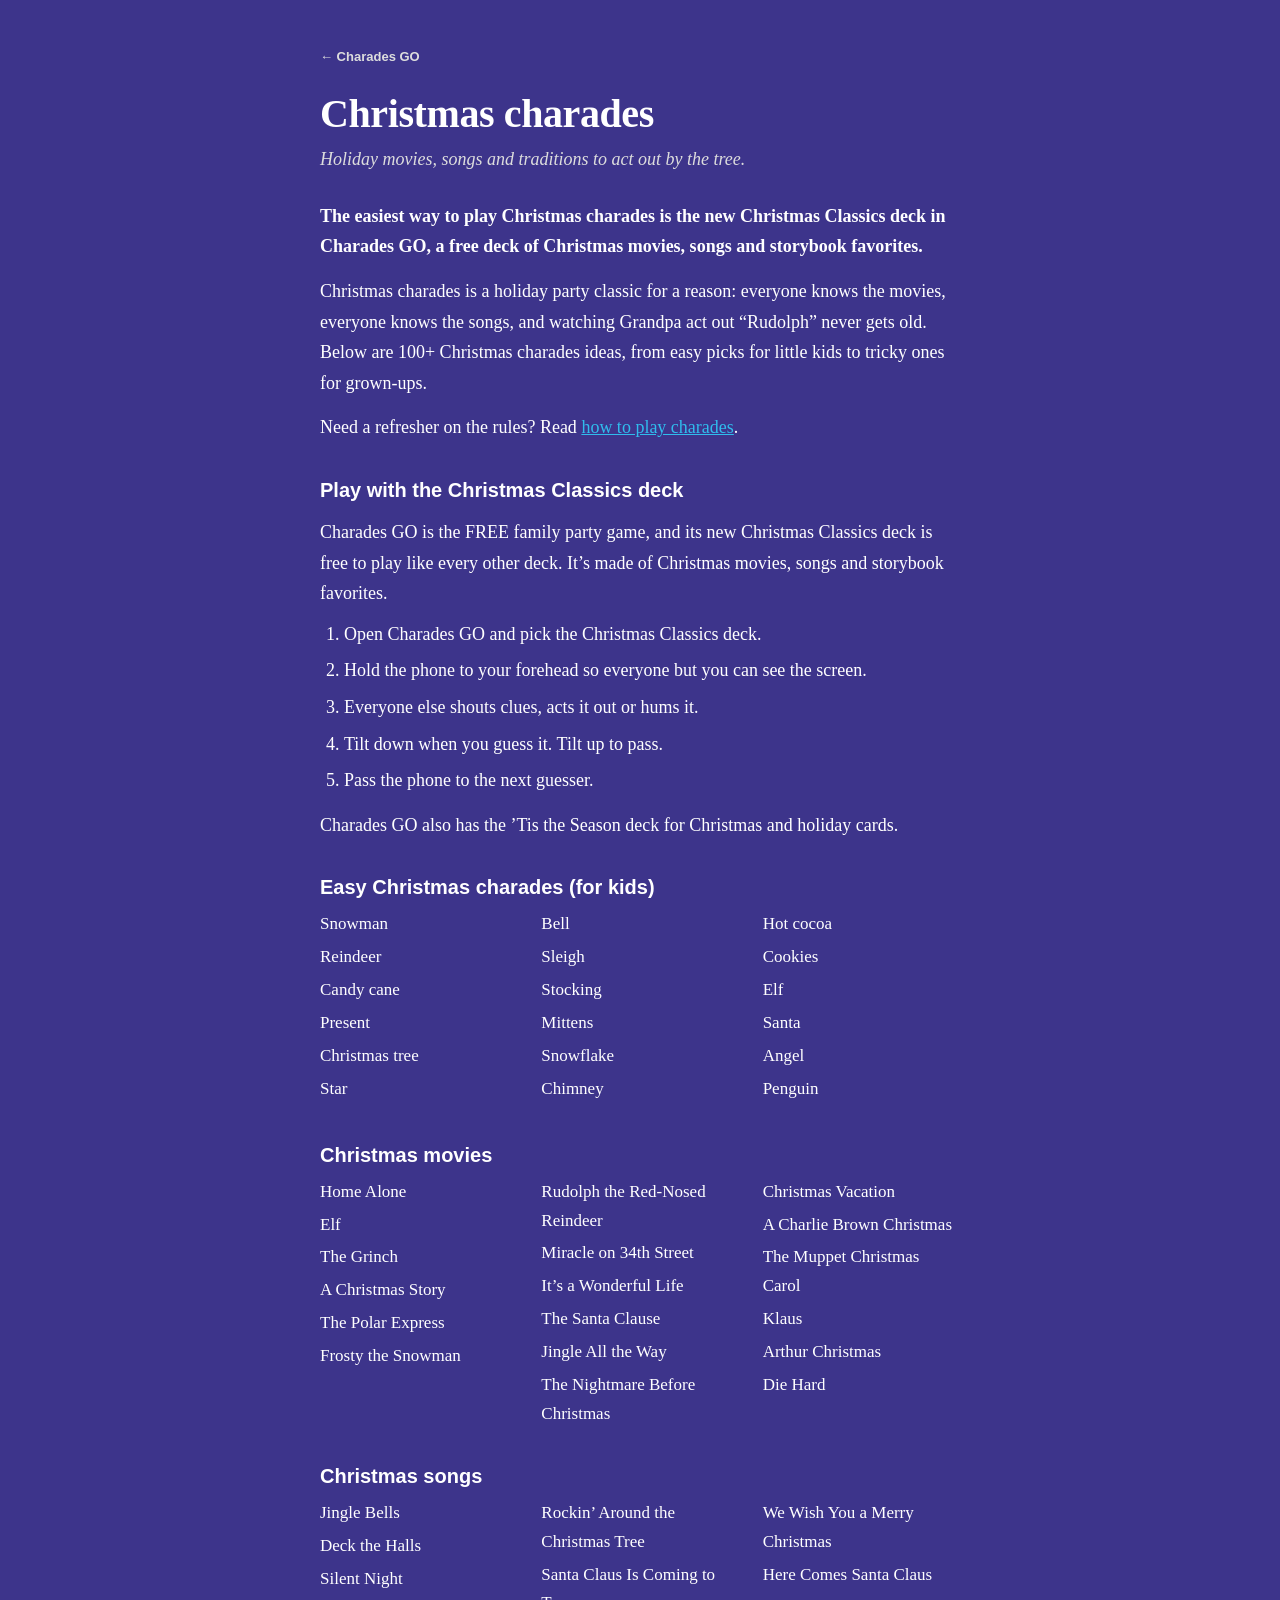
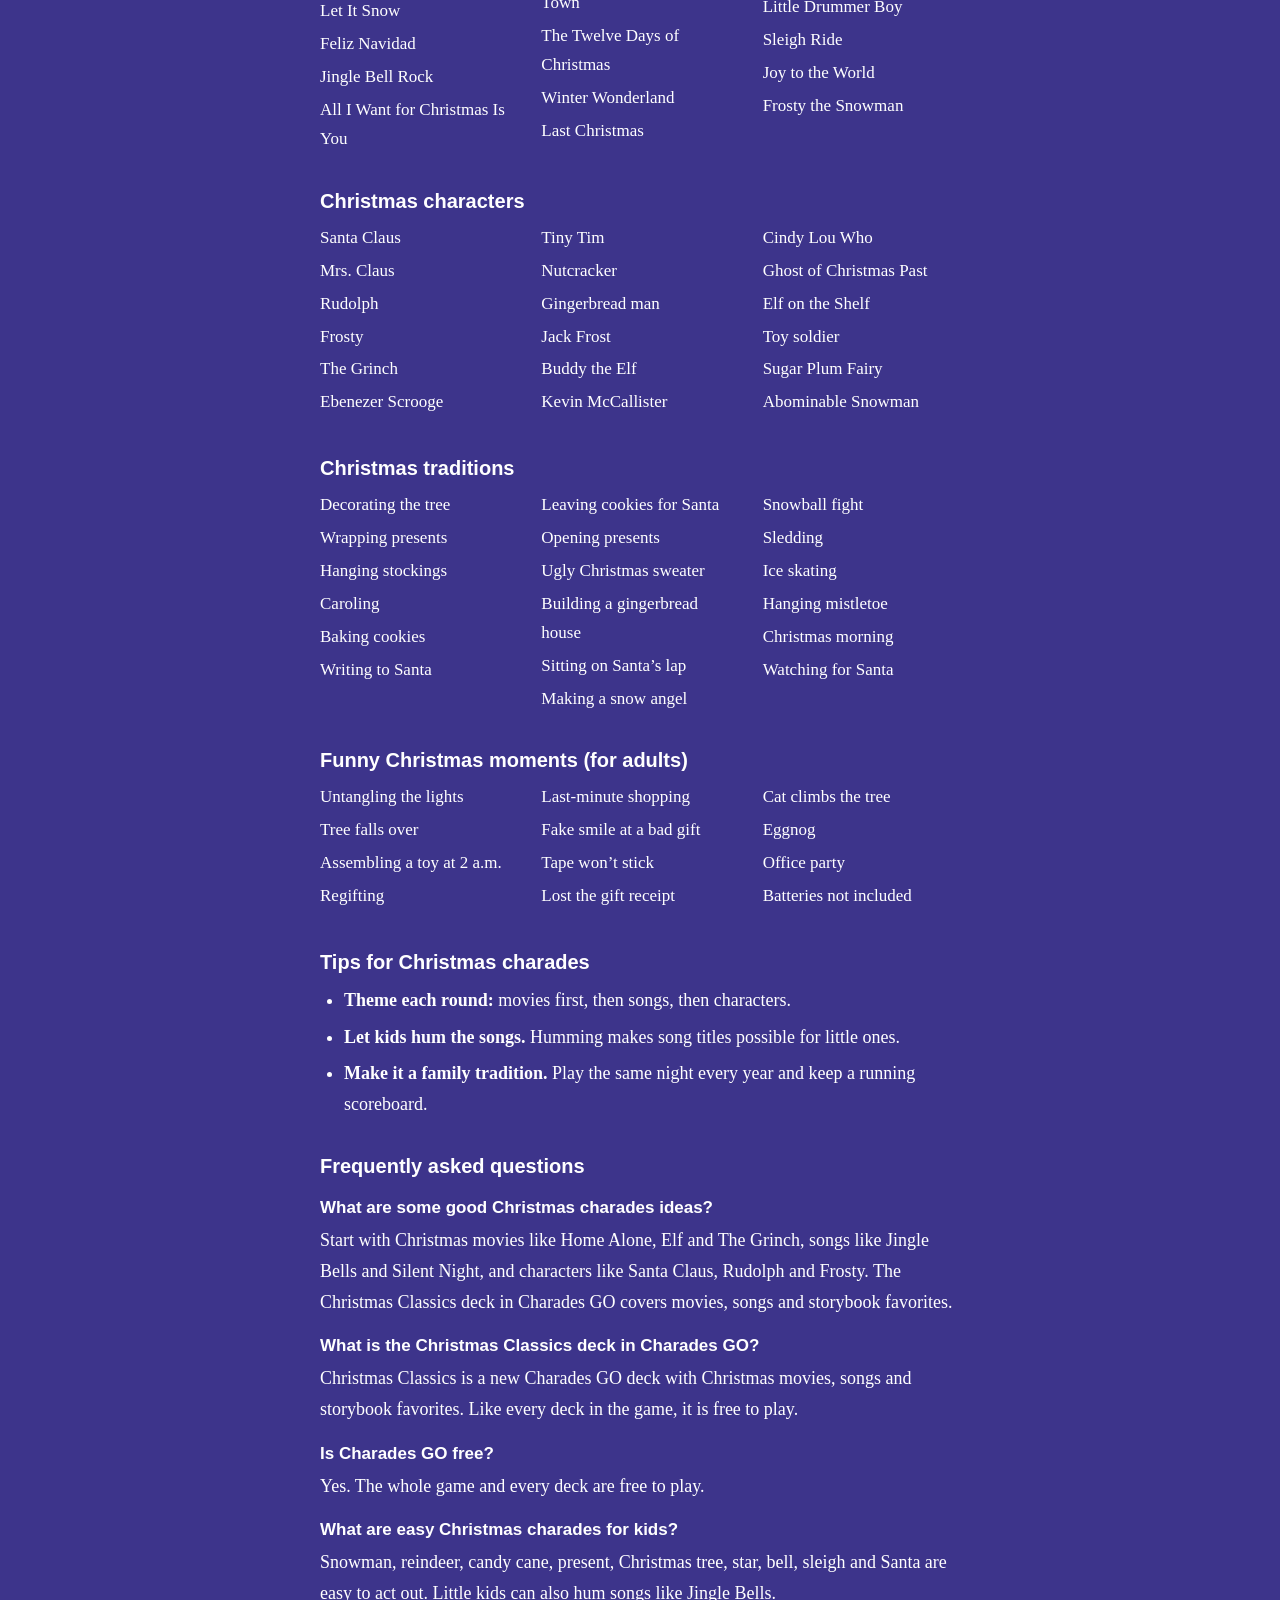
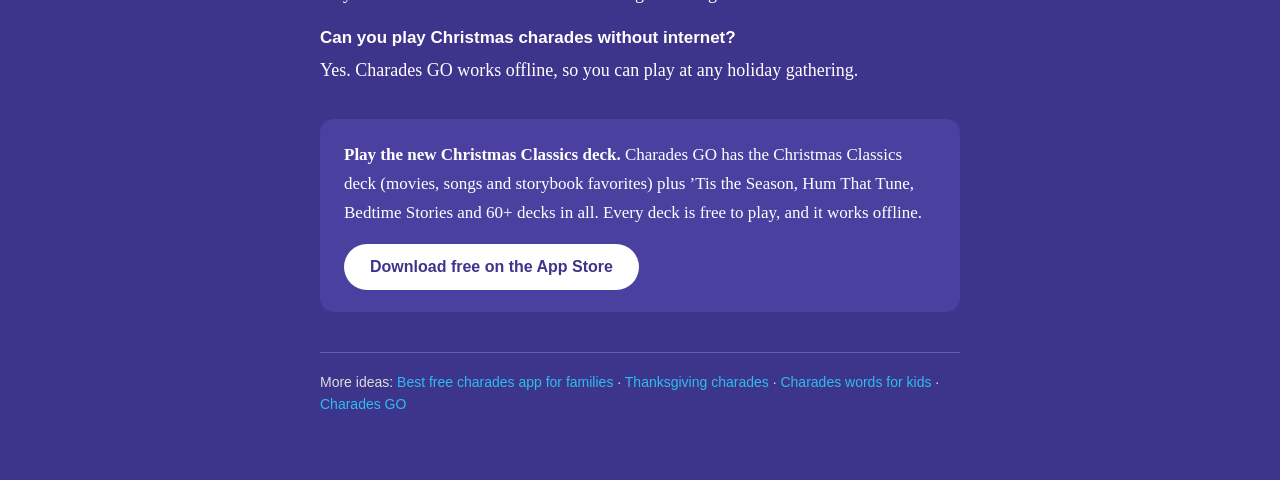
<file: charadesgo/christmas-charades/index.html>
<!DOCTYPE html>
<html lang="en">
<head>
<meta charset="UTF-8">
<meta name="viewport" content="width=device-width, initial-scale=1.0">
<title>Christmas Charades: 100+ Ideas (Movies, Songs &amp; More) | Charades GO</title>
<meta name="description" content="Christmas charades ideas for families and parties: holiday movies, songs, characters, traditions and easy words for kids. Over 100 ideas to act out this season.">
<link rel="canonical" href="https://davidbaez.github.io/charadesgo/christmas-charades/">
<meta name="apple-itunes-app" content="app-id=6468895651">
<link rel="icon" href="/favicon.ico" sizes="48x48">
<link rel="icon" href="/favicon-96.png" type="image/png" sizes="96x96">
<meta name="theme-color" content="#3d348b">
<meta property="og:type" content="article">
<meta property="og:site_name" content="Charades GO">
<meta property="og:title" content="Christmas Charades: 100+ Ideas (Movies, Songs &amp; More)">
<meta property="og:description" content="Holiday movies, songs, characters and traditions to act out this season.">
<meta property="og:url" content="https://davidbaez.github.io/charadesgo/christmas-charades/">
<meta property="og:image" content="https://davidbaez.github.io/charadesgo/img/og.png">
<meta name="twitter:card" content="summary_large_image">
<script type="application/ld+json">
{
  "@context": "https://schema.org",
  "@type": "BreadcrumbList",
  "itemListElement": [
    {"@type": "ListItem", "position": 1, "name": "Charades GO", "item": "https://davidbaez.github.io/charadesgo/"},
    {"@type": "ListItem", "position": 2, "name": "Christmas charades", "item": "https://davidbaez.github.io/charadesgo/christmas-charades/"}
  ]
}
</script>
<script type="application/ld+json">
{
  "@context": "https://schema.org",
  "@type": "FAQPage",
  "mainEntity": [
    {
      "@type": "Question",
      "name": "What are some good Christmas charades ideas?",
      "acceptedAnswer": {
        "@type": "Answer",
        "text": "Start with Christmas movies like Home Alone, Elf and The Grinch, songs like Jingle Bells and Silent Night, and characters like Santa Claus, Rudolph and Frosty. The Christmas Classics deck in Charades GO covers movies, songs and storybook favorites."
      }
    },
    {
      "@type": "Question",
      "name": "What is the Christmas Classics deck in Charades GO?",
      "acceptedAnswer": {
        "@type": "Answer",
        "text": "Christmas Classics is a new Charades GO deck with Christmas movies, songs and storybook favorites. Like every deck in the game, it is free to play."
      }
    },
    {
      "@type": "Question",
      "name": "Is Charades GO free?",
      "acceptedAnswer": {
        "@type": "Answer",
        "text": "Yes. The whole game and every deck are free to play."
      }
    },
    {
      "@type": "Question",
      "name": "What are easy Christmas charades for kids?",
      "acceptedAnswer": {
        "@type": "Answer",
        "text": "Snowman, reindeer, candy cane, present, Christmas tree, star, bell, sleigh and Santa are easy to act out. Little kids can also hum songs like Jingle Bells."
      }
    },
    {
      "@type": "Question",
      "name": "Can you play Christmas charades without internet?",
      "acceptedAnswer": {
        "@type": "Answer",
        "text": "Yes. Charades GO works offline, so you can play at any holiday gathering."
      }
    }
  ]
}
</script>
<link rel="stylesheet" href="/charadesgo/style.css?v=4">
</head>
<body>
<main>
  <p class="crumb"><a href="/charadesgo/">&larr; Charades GO</a></p>

  <h1>Christmas charades</h1>
  <p class="tagline">Holiday movies, songs and traditions to act out by the tree.</p>

  <div class="body">
    <p><strong>The easiest way to play Christmas charades is the new Christmas Classics deck in Charades GO, a free deck of Christmas movies, songs and storybook favorites.</strong></p>
    <p>Christmas charades is a holiday party classic for a reason: everyone knows the movies, everyone knows the songs, and watching Grandpa act out &ldquo;Rudolph&rdquo; never gets old. Below are 100+ Christmas charades ideas, from easy picks for little kids to tricky ones for grown-ups.</p>
    <p>Need a refresher on the rules? Read <a href="/charadesgo/how-to-play/">how to play charades</a>.</p>

    <h2>Play with the Christmas Classics deck</h2>
    <p>Charades GO is the FREE family party game, and its new Christmas Classics deck is free to play like every other deck. It&rsquo;s made of Christmas movies, songs and storybook favorites.</p>
    <ol>
      <li>Open Charades GO and pick the Christmas Classics deck.</li>
      <li>Hold the phone to your forehead so everyone but you can see the screen.</li>
      <li>Everyone else shouts clues, acts it out or hums it.</li>
      <li>Tilt down when you guess it. Tilt up to pass.</li>
      <li>Pass the phone to the next guesser.</li>
    </ol>
    <p>Charades GO also has the &rsquo;Tis the Season deck for Christmas and holiday cards.</p>

    <h2>Easy Christmas charades (for kids)</h2>
    <ul class="words">
      <li>Snowman</li><li>Reindeer</li><li>Candy cane</li><li>Present</li><li>Christmas tree</li><li>Star</li>
      <li>Bell</li><li>Sleigh</li><li>Stocking</li><li>Mittens</li><li>Snowflake</li><li>Chimney</li>
      <li>Hot cocoa</li><li>Cookies</li><li>Elf</li><li>Santa</li><li>Angel</li><li>Penguin</li>
    </ul>

    <h2>Christmas movies</h2>
    <ul class="words">
      <li>Home Alone</li><li>Elf</li><li>The Grinch</li><li>A Christmas Story</li><li>The Polar Express</li><li>Frosty the Snowman</li>
      <li>Rudolph the Red-Nosed Reindeer</li><li>Miracle on 34th Street</li><li>It&rsquo;s a Wonderful Life</li><li>The Santa Clause</li><li>Jingle All the Way</li><li>The Nightmare Before Christmas</li>
      <li>Christmas Vacation</li><li>A Charlie Brown Christmas</li><li>The Muppet Christmas Carol</li><li>Klaus</li><li>Arthur Christmas</li><li>Die Hard</li>
    </ul>

    <h2>Christmas songs</h2>
    <ul class="words">
      <li>Jingle Bells</li><li>Deck the Halls</li><li>Silent Night</li><li>Let It Snow</li><li>Feliz Navidad</li><li>Jingle Bell Rock</li>
      <li>All I Want for Christmas Is You</li><li>Rockin&rsquo; Around the Christmas Tree</li><li>Santa Claus Is Coming to Town</li><li>The Twelve Days of Christmas</li><li>Winter Wonderland</li><li>Last Christmas</li>
      <li>We Wish You a Merry Christmas</li><li>Here Comes Santa Claus</li><li>Little Drummer Boy</li><li>Sleigh Ride</li><li>Joy to the World</li><li>Frosty the Snowman</li>
    </ul>

    <h2>Christmas characters</h2>
    <ul class="words">
      <li>Santa Claus</li><li>Mrs. Claus</li><li>Rudolph</li><li>Frosty</li><li>The Grinch</li><li>Ebenezer Scrooge</li>
      <li>Tiny Tim</li><li>Nutcracker</li><li>Gingerbread man</li><li>Jack Frost</li><li>Buddy the Elf</li><li>Kevin McCallister</li>
      <li>Cindy Lou Who</li><li>Ghost of Christmas Past</li><li>Elf on the Shelf</li><li>Toy soldier</li><li>Sugar Plum Fairy</li><li>Abominable Snowman</li>
    </ul>

    <h2>Christmas traditions</h2>
    <ul class="words">
      <li>Decorating the tree</li><li>Wrapping presents</li><li>Hanging stockings</li><li>Caroling</li><li>Baking cookies</li><li>Writing to Santa</li>
      <li>Leaving cookies for Santa</li><li>Opening presents</li><li>Ugly Christmas sweater</li><li>Building a gingerbread house</li><li>Sitting on Santa&rsquo;s lap</li><li>Making a snow angel</li>
      <li>Snowball fight</li><li>Sledding</li><li>Ice skating</li><li>Hanging mistletoe</li><li>Christmas morning</li><li>Watching for Santa</li>
    </ul>

    <h2>Funny Christmas moments (for adults)</h2>
    <ul class="words">
      <li>Untangling the lights</li><li>Tree falls over</li><li>Assembling a toy at 2 a.m.</li><li>Regifting</li><li>Last-minute shopping</li><li>Fake smile at a bad gift</li>
      <li>Tape won&rsquo;t stick</li><li>Lost the gift receipt</li><li>Cat climbs the tree</li><li>Eggnog</li><li>Office party</li><li>Batteries not included</li>
    </ul>

    <h2>Tips for Christmas charades</h2>
    <ul>
      <li><strong>Theme each round:</strong> movies first, then songs, then characters.</li>
      <li><strong>Let kids hum the songs.</strong> Humming makes song titles possible for little ones.</li>
      <li><strong>Make it a family tradition.</strong> Play the same night every year and keep a running scoreboard.</li>
    </ul>
    <h2>Frequently asked questions</h2>
    <div class="faq">
      <h3>What are some good Christmas charades ideas?</h3>
      <p>Start with Christmas movies like Home Alone, Elf and The Grinch, songs like Jingle Bells and Silent Night, and characters like Santa Claus, Rudolph and Frosty. The Christmas Classics deck in Charades GO covers movies, songs and storybook favorites.</p>
      <h3>What is the Christmas Classics deck in Charades GO?</h3>
      <p>Christmas Classics is a new Charades GO deck with Christmas movies, songs and storybook favorites. Like every deck in the game, it is free to play.</p>
      <h3>Is Charades GO free?</h3>
      <p>Yes. The whole game and every deck are free to play.</p>
      <h3>What are easy Christmas charades for kids?</h3>
      <p>Snowman, reindeer, candy cane, present, Christmas tree, star, bell, sleigh and Santa are easy to act out. Little kids can also hum songs like Jingle Bells.</p>
      <h3>Can you play Christmas charades without internet?</h3>
      <p>Yes. Charades GO works offline, so you can play at any holiday gathering.</p>
    </div>
  </div>

  <div class="promo">
    <p><strong>Play the new Christmas Classics deck.</strong> Charades GO has the Christmas Classics deck (movies, songs and storybook favorites) plus &rsquo;Tis the Season, Hum That Tune, Bedtime Stories and 60+ decks in all. Every deck is free to play, and it works offline.</p>
    <a class="cta" href="https://apps.apple.com/app/apple-store/id6468895651?pt=89468802&amp;ct=website&amp;mt=8">Download free on the App&nbsp;Store</a>
  </div>

  <p class="fine">
    More ideas: <a href="/charadesgo/best-free-charades-app-for-families/">Best free charades app for families</a> &middot; <a href="/charadesgo/thanksgiving-charades/">Thanksgiving charades</a> &middot; <a href="/charadesgo/charades-words-for-kids/">Charades words for kids</a> &middot; <a href="/charadesgo/">Charades GO</a>
  </p>
</main>
</body>
</html>
</file>
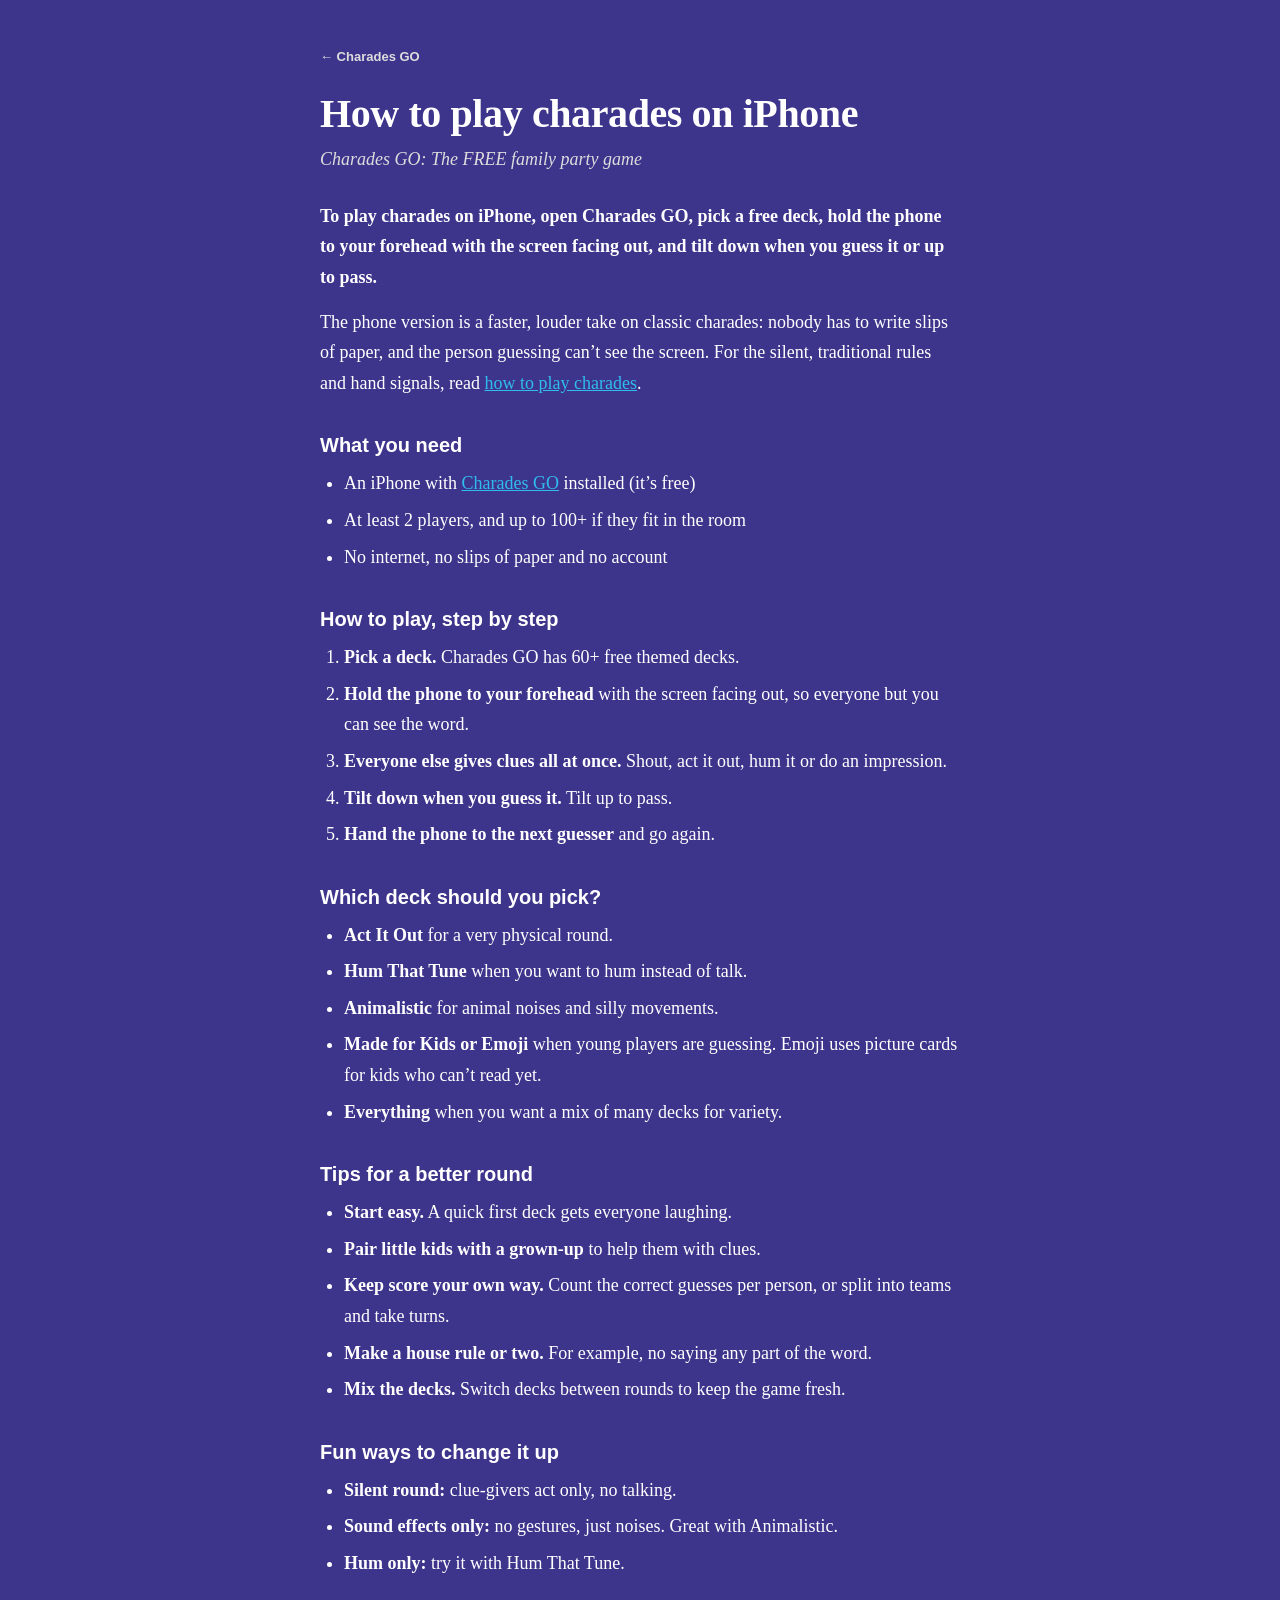
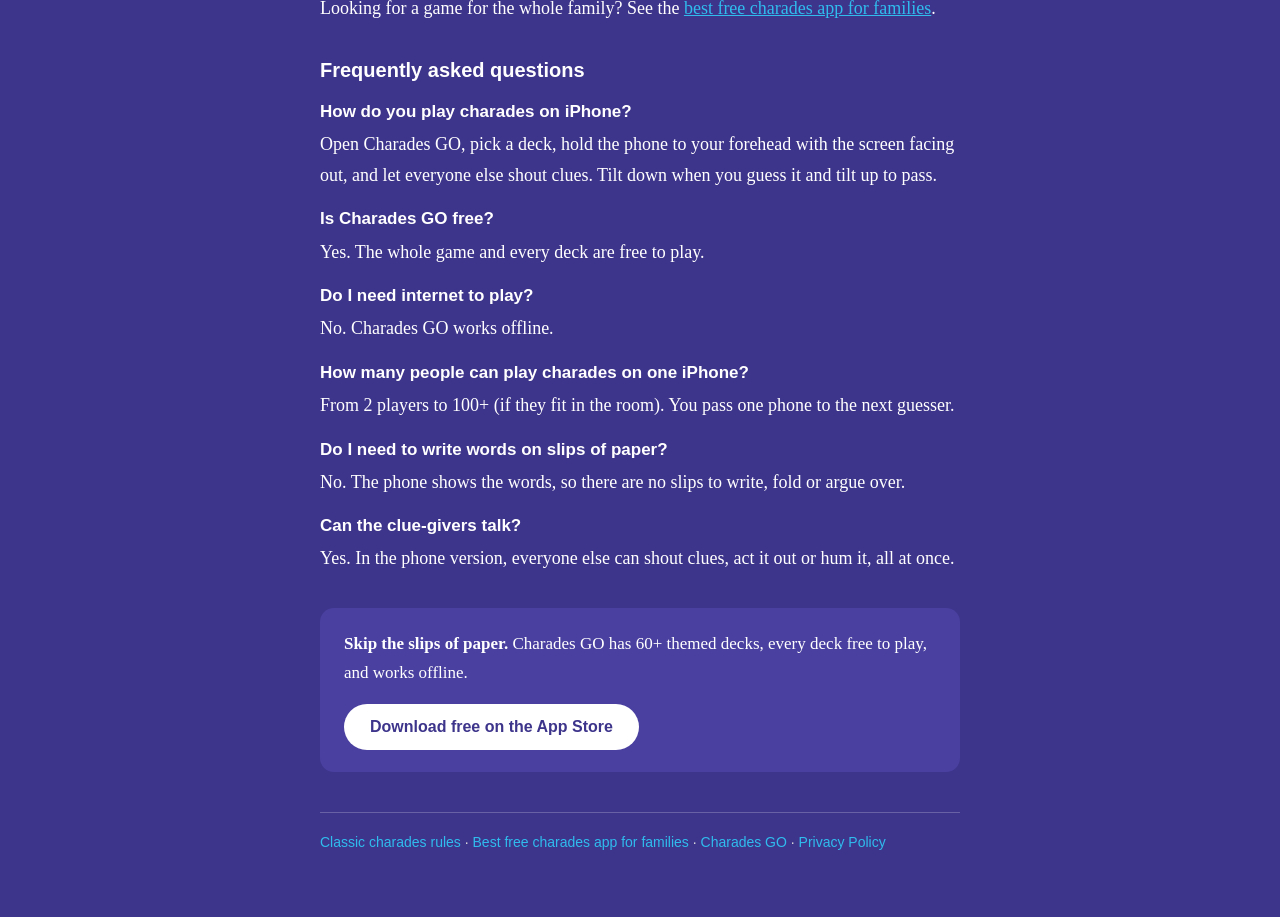
<file: charadesgo/how-to-play-charades-on-iphone/index.html>
<!DOCTYPE html>
<html lang="en">
<head>
<meta charset="UTF-8">
<meta name="viewport" content="width=device-width, initial-scale=1.0">
<title>How to Play Charades on iPhone (Free, Step by Step) | Charades GO</title>
<meta name="description" content="How to play charades on iPhone with Charades GO: pick a deck, hold the phone to your forehead, and tilt to score. Free, works offline, no slips of paper.">
<link rel="canonical" href="https://davidbaez.github.io/charadesgo/how-to-play-charades-on-iphone/">
<meta name="apple-itunes-app" content="app-id=6468895651">
<link rel="icon" href="/favicon.ico" sizes="48x48">
<link rel="icon" href="/favicon-96.png" type="image/png" sizes="96x96">
<meta name="theme-color" content="#3d348b">
<meta property="og:type" content="article">
<meta property="og:site_name" content="Charades GO">
<meta property="og:title" content="How to Play Charades on iPhone (Free, Step by Step)">
<meta property="og:description" content="Pick a deck, hold the phone to your forehead, tilt to score. Charades GO: The FREE family party game.">
<meta property="og:url" content="https://davidbaez.github.io/charadesgo/how-to-play-charades-on-iphone/">
<meta property="og:image" content="https://davidbaez.github.io/charadesgo/img/og.png">
<meta name="twitter:card" content="summary_large_image">
<script type="application/ld+json">
{
  "@context": "https://schema.org",
  "@type": "BreadcrumbList",
  "itemListElement": [
    {
      "@type": "ListItem",
      "position": 1,
      "name": "Charades GO",
      "item": "https://davidbaez.github.io/charadesgo/"
    },
    {
      "@type": "ListItem",
      "position": 2,
      "name": "How to play charades on iPhone",
      "item": "https://davidbaez.github.io/charadesgo/how-to-play-charades-on-iphone/"
    }
  ]
}
</script>
<script type="application/ld+json">
{
  "@context": "https://schema.org",
  "@type": "FAQPage",
  "mainEntity": [
    {
      "@type": "Question",
      "name": "How do you play charades on iPhone?",
      "acceptedAnswer": {
        "@type": "Answer",
        "text": "Open Charades GO, pick a deck, hold the phone to your forehead with the screen facing out, and let everyone else shout clues. Tilt down when you guess it and tilt up to pass."
      }
    },
    {
      "@type": "Question",
      "name": "Is Charades GO free?",
      "acceptedAnswer": {
        "@type": "Answer",
        "text": "Yes. The whole game and every deck are free to play."
      }
    },
    {
      "@type": "Question",
      "name": "Do I need internet to play?",
      "acceptedAnswer": {
        "@type": "Answer",
        "text": "No. Charades GO works offline."
      }
    },
    {
      "@type": "Question",
      "name": "How many people can play charades on one iPhone?",
      "acceptedAnswer": {
        "@type": "Answer",
        "text": "From 2 players to 100+ (if they fit in the room). You pass one phone to the next guesser."
      }
    },
    {
      "@type": "Question",
      "name": "Do I need to write words on slips of paper?",
      "acceptedAnswer": {
        "@type": "Answer",
        "text": "No. The phone shows the words, so there are no slips to write, fold or argue over."
      }
    },
    {
      "@type": "Question",
      "name": "Can the clue-givers talk?",
      "acceptedAnswer": {
        "@type": "Answer",
        "text": "Yes. In the phone version, everyone else can shout clues, act it out or hum it, all at once."
      }
    }
  ]
}
</script>
<link rel="stylesheet" href="/charadesgo/style.css?v=4">
</head>
<body>
<main>
  <p class="crumb"><a href="/charadesgo/">&larr; Charades GO</a></p>

  <h1>How to play charades on iPhone</h1>
  <p class="tagline">Charades GO: The FREE family party game</p>

  <div class="body">
    <p><strong>To play charades on iPhone, open Charades GO, pick a free deck, hold the phone to your forehead with the screen facing out, and tilt down when you guess it or up to pass.</strong></p>
    <p>The phone version is a faster, louder take on classic charades: nobody has to write slips of paper, and the person guessing can&rsquo;t see the screen. For the silent, traditional rules and hand signals, read <a href="/charadesgo/how-to-play/">how to play charades</a>.</p>

    <h2>What you need</h2>
    <ul>
      <li>An iPhone with <a href="/charadesgo/">Charades GO</a> installed (it&rsquo;s free)</li>
      <li>At least 2 players, and up to 100+ if they fit in the room</li>
      <li>No internet, no slips of paper and no account</li>
    </ul>

    <h2>How to play, step by step</h2>
    <ol>
      <li><strong>Pick a deck.</strong> Charades GO has 60+ free themed decks.</li>
      <li><strong>Hold the phone to your forehead</strong> with the screen facing out, so everyone but you can see the word.</li>
      <li><strong>Everyone else gives clues all at once.</strong> Shout, act it out, hum it or do an impression.</li>
      <li><strong>Tilt down when you guess it.</strong> Tilt up to pass.</li>
      <li><strong>Hand the phone to the next guesser</strong> and go again.</li>
    </ol>

    <h2>Which deck should you pick?</h2>
    <ul>
      <li><strong>Act It Out</strong> for a very physical round.</li>
      <li><strong>Hum That Tune</strong> when you want to hum instead of talk.</li>
      <li><strong>Animalistic</strong> for animal noises and silly movements.</li>
      <li><strong>Made for Kids or Emoji</strong> when young players are guessing. Emoji uses picture cards for kids who can&rsquo;t read yet.</li>
      <li><strong>Everything</strong> when you want a mix of many decks for variety.</li>
    </ul>

    <h2>Tips for a better round</h2>
    <ul>
      <li><strong>Start easy.</strong> A quick first deck gets everyone laughing.</li>
      <li><strong>Pair little kids with a grown-up</strong> to help them with clues.</li>
      <li><strong>Keep score your own way.</strong> Count the correct guesses per person, or split into teams and take turns.</li>
      <li><strong>Make a house rule or two.</strong> For example, no saying any part of the word.</li>
      <li><strong>Mix the decks.</strong> Switch decks between rounds to keep the game fresh.</li>
    </ul>

    <h2>Fun ways to change it up</h2>
    <ul>
      <li><strong>Silent round:</strong> clue-givers act only, no talking.</li>
      <li><strong>Sound effects only:</strong> no gestures, just noises. Great with Animalistic.</li>
      <li><strong>Hum only:</strong> try it with Hum That Tune.</li>
    </ul>

    <p>Looking for a game for the whole family? See the <a href="/charadesgo/best-free-charades-app-for-families/">best free charades app for families</a>.</p>
    <h2>Frequently asked questions</h2>
    <div class="faq">
      <h3>How do you play charades on iPhone?</h3>
      <p>Open Charades GO, pick a deck, hold the phone to your forehead with the screen facing out, and let everyone else shout clues. Tilt down when you guess it and tilt up to pass.</p>
      <h3>Is Charades GO free?</h3>
      <p>Yes. The whole game and every deck are free to play.</p>
      <h3>Do I need internet to play?</h3>
      <p>No. Charades GO works offline.</p>
      <h3>How many people can play charades on one iPhone?</h3>
      <p>From 2 players to 100+ (if they fit in the room). You pass one phone to the next guesser.</p>
      <h3>Do I need to write words on slips of paper?</h3>
      <p>No. The phone shows the words, so there are no slips to write, fold or argue over.</p>
      <h3>Can the clue-givers talk?</h3>
      <p>Yes. In the phone version, everyone else can shout clues, act it out or hum it, all at once.</p>
    </div>
  </div>

  <div class="promo">
    <p><strong>Skip the slips of paper.</strong> Charades GO has 60+ themed decks, every deck free to play, and works offline.</p>
    <a class="cta" href="https://apps.apple.com/app/apple-store/id6468895651?pt=89468802&amp;ct=website&amp;mt=8">Download free on the App&nbsp;Store</a>
  </div>

  <p class="fine">
    <a href="/charadesgo/how-to-play/">Classic charades rules</a> &middot; <a href="/charadesgo/best-free-charades-app-for-families/">Best free charades app for families</a> &middot; <a href="/charadesgo/">Charades GO</a> &middot; <a href="/charadesgo/privacy/">Privacy Policy</a>
  </p>
</main>
</body>
</html>
</file>
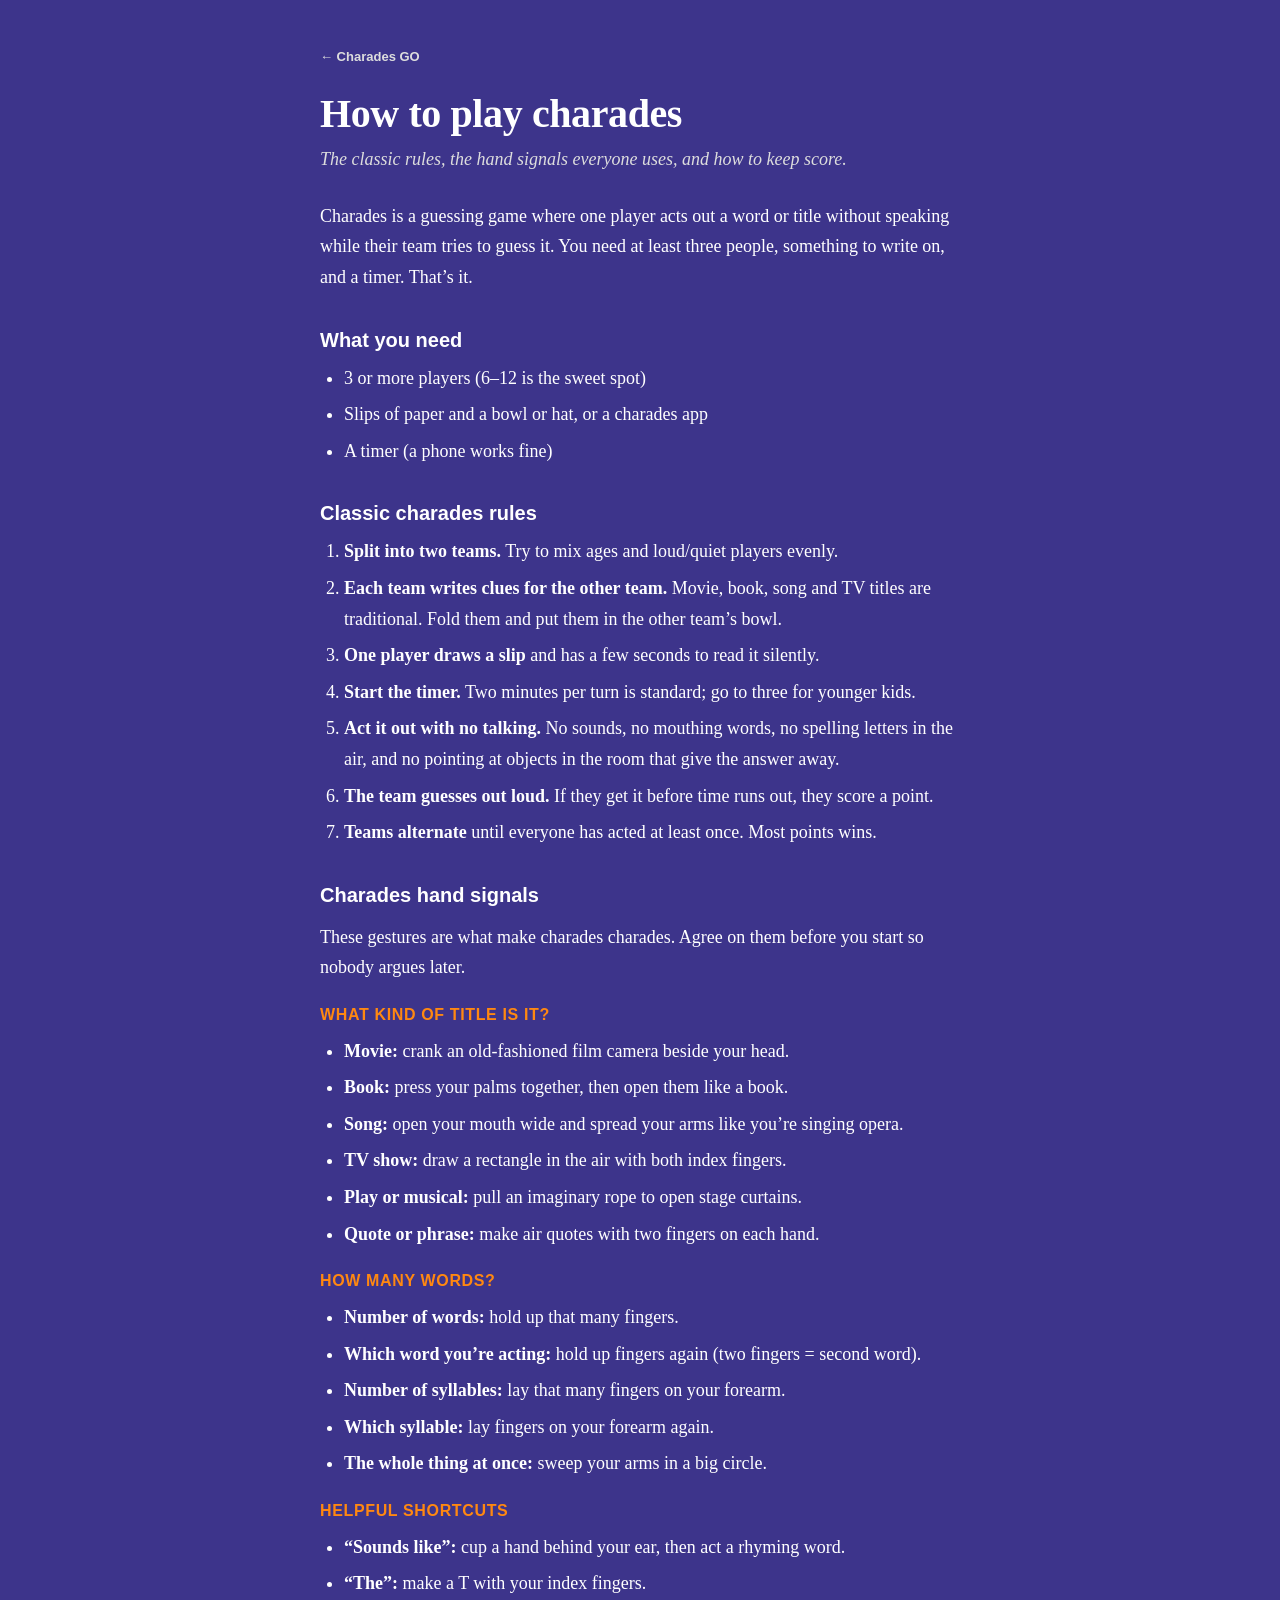
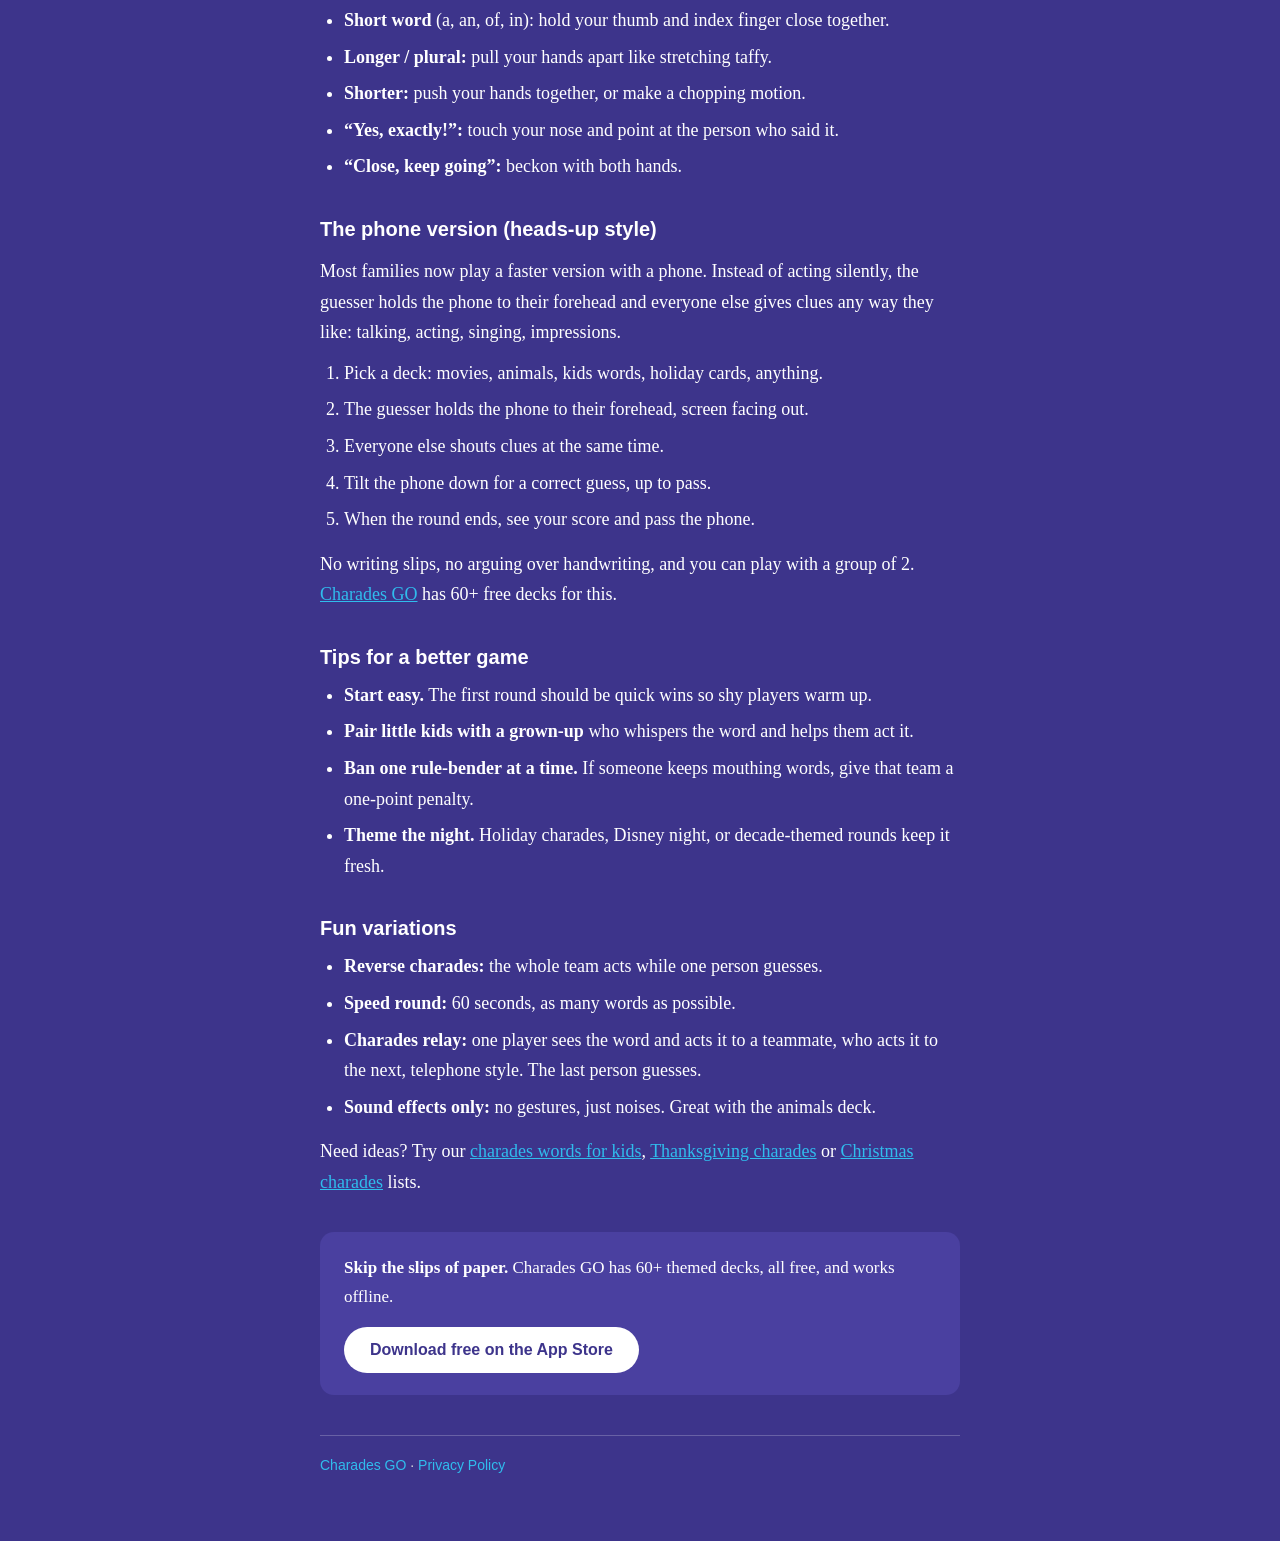
<file: charadesgo/how-to-play/index.html>
<!DOCTYPE html>
<html lang="en">
<head>
<meta charset="UTF-8">
<meta name="viewport" content="width=device-width, initial-scale=1.0">
<title>How to Play Charades: Rules, Hand Signals &amp; Scoring | Charades GO</title>
<meta name="description" content="How to play charades, step by step: classic rules, the standard hand signals for movies, books and songs, team scoring, and the phone-on-your-forehead version.">
<link rel="canonical" href="https://davidbaez.github.io/charadesgo/how-to-play/">
<meta name="apple-itunes-app" content="app-id=6468895651">
<link rel="icon" href="/favicon.ico" sizes="48x48">
<link rel="icon" href="/favicon-96.png" type="image/png" sizes="96x96">
<meta name="theme-color" content="#3d348b">
<meta property="og:type" content="article">
<meta property="og:site_name" content="Charades GO">
<meta property="og:title" content="How to Play Charades: Rules, Hand Signals &amp; Scoring">
<meta property="og:description" content="Classic charades rules, the standard hand signals, team scoring, and the phone version.">
<meta property="og:url" content="https://davidbaez.github.io/charadesgo/how-to-play/">
<meta property="og:image" content="https://davidbaez.github.io/charadesgo/img/og.png">
<meta name="twitter:card" content="summary_large_image">
<script type="application/ld+json">
{
  "@context": "https://schema.org",
  "@type": "BreadcrumbList",
  "itemListElement": [
    {"@type": "ListItem", "position": 1, "name": "Charades GO", "item": "https://davidbaez.github.io/charadesgo/"},
    {"@type": "ListItem", "position": 2, "name": "How to play charades", "item": "https://davidbaez.github.io/charadesgo/how-to-play/"}
  ]
}
</script>
<link rel="stylesheet" href="/charadesgo/style.css?v=4">
</head>
<body>
<main>
  <p class="crumb"><a href="/charadesgo/">&larr; Charades GO</a></p>

  <h1>How to play charades</h1>
  <p class="tagline">The classic rules, the hand signals everyone uses, and how to keep score.</p>

  <div class="body">
    <p>Charades is a guessing game where one player acts out a word or title without speaking while their team tries to guess it. You need at least three people, something to write on, and a timer. That&rsquo;s it.</p>

    <h2>What you need</h2>
    <ul>
      <li>3 or more players (6&ndash;12 is the sweet spot)</li>
      <li>Slips of paper and a bowl or hat, or a charades app</li>
      <li>A timer (a phone works fine)</li>
    </ul>

    <h2>Classic charades rules</h2>
    <ol>
      <li><strong>Split into two teams.</strong> Try to mix ages and loud/quiet players evenly.</li>
      <li><strong>Each team writes clues for the other team.</strong> Movie, book, song and TV titles are traditional. Fold them and put them in the other team&rsquo;s bowl.</li>
      <li><strong>One player draws a slip</strong> and has a few seconds to read it silently.</li>
      <li><strong>Start the timer.</strong> Two minutes per turn is standard; go to three for younger kids.</li>
      <li><strong>Act it out with no talking.</strong> No sounds, no mouthing words, no spelling letters in the air, and no pointing at objects in the room that give the answer away.</li>
      <li><strong>The team guesses out loud.</strong> If they get it before time runs out, they score a point.</li>
      <li><strong>Teams alternate</strong> until everyone has acted at least once. Most points wins.</li>
    </ol>

    <h2>Charades hand signals</h2>
    <p>These gestures are what make charades charades. Agree on them before you start so nobody argues later.</p>

    <h3>What kind of title is it?</h3>
    <ul>
      <li><strong>Movie:</strong> crank an old-fashioned film camera beside your head.</li>
      <li><strong>Book:</strong> press your palms together, then open them like a book.</li>
      <li><strong>Song:</strong> open your mouth wide and spread your arms like you&rsquo;re singing opera.</li>
      <li><strong>TV show:</strong> draw a rectangle in the air with both index fingers.</li>
      <li><strong>Play or musical:</strong> pull an imaginary rope to open stage curtains.</li>
      <li><strong>Quote or phrase:</strong> make air quotes with two fingers on each hand.</li>
    </ul>

    <h3>How many words?</h3>
    <ul>
      <li><strong>Number of words:</strong> hold up that many fingers.</li>
      <li><strong>Which word you&rsquo;re acting:</strong> hold up fingers again (two fingers = second word).</li>
      <li><strong>Number of syllables:</strong> lay that many fingers on your forearm.</li>
      <li><strong>Which syllable:</strong> lay fingers on your forearm again.</li>
      <li><strong>The whole thing at once:</strong> sweep your arms in a big circle.</li>
    </ul>

    <h3>Helpful shortcuts</h3>
    <ul>
      <li><strong>&ldquo;Sounds like&rdquo;:</strong> cup a hand behind your ear, then act a rhyming word.</li>
      <li><strong>&ldquo;The&rdquo;:</strong> make a T with your index fingers.</li>
      <li><strong>Short word</strong> (a, an, of, in): hold your thumb and index finger close together.</li>
      <li><strong>Longer / plural:</strong> pull your hands apart like stretching taffy.</li>
      <li><strong>Shorter:</strong> push your hands together, or make a chopping motion.</li>
      <li><strong>&ldquo;Yes, exactly!&rdquo;:</strong> touch your nose and point at the person who said it.</li>
      <li><strong>&ldquo;Close, keep going&rdquo;:</strong> beckon with both hands.</li>
    </ul>

    <h2>The phone version (heads-up style)</h2>
    <p>Most families now play a faster version with a phone. Instead of acting silently, the guesser holds the phone to their forehead and everyone else gives clues any way they like: talking, acting, singing, impressions.</p>
    <ol>
      <li>Pick a deck: movies, animals, kids words, holiday cards, anything.</li>
      <li>The guesser holds the phone to their forehead, screen facing out.</li>
      <li>Everyone else shouts clues at the same time.</li>
      <li>Tilt the phone down for a correct guess, up to pass.</li>
      <li>When the round ends, see your score and pass the phone.</li>
    </ol>
    <p>No writing slips, no arguing over handwriting, and you can play with a group of 2. <a href="/charadesgo/">Charades GO</a> has 60+ free decks for this.</p>

    <h2>Tips for a better game</h2>
    <ul>
      <li><strong>Start easy.</strong> The first round should be quick wins so shy players warm up.</li>
      <li><strong>Pair little kids with a grown-up</strong> who whispers the word and helps them act it.</li>
      <li><strong>Ban one rule-bender at a time.</strong> If someone keeps mouthing words, give that team a one-point penalty.</li>
      <li><strong>Theme the night.</strong> Holiday charades, Disney night, or decade-themed rounds keep it fresh.</li>
    </ul>

    <h2>Fun variations</h2>
    <ul>
      <li><strong>Reverse charades:</strong> the whole team acts while one person guesses.</li>
      <li><strong>Speed round:</strong> 60 seconds, as many words as possible.</li>
      <li><strong>Charades relay:</strong> one player sees the word and acts it to a teammate, who acts it to the next, telephone style. The last person guesses.</li>
      <li><strong>Sound effects only:</strong> no gestures, just noises. Great with the animals deck.</li>
    </ul>

    <p>Need ideas? Try our <a href="/charadesgo/charades-words-for-kids/">charades words for kids</a>, <a href="/charadesgo/thanksgiving-charades/">Thanksgiving charades</a> or <a href="/charadesgo/christmas-charades/">Christmas charades</a> lists.</p>
  </div>

  <div class="promo">
    <p><strong>Skip the slips of paper.</strong> Charades GO has 60+ themed decks, all free, and works offline.</p>
    <a class="cta" href="https://apps.apple.com/app/apple-store/id6468895651?pt=89468802&amp;ct=website&amp;mt=8">Download free on the App&nbsp;Store</a>
  </div>

  <p class="fine">
    <a href="/charadesgo/">Charades GO</a> &middot; <a href="/charadesgo/privacy/">Privacy Policy</a>
  </p>
</main>
</body>
</html>
</file>
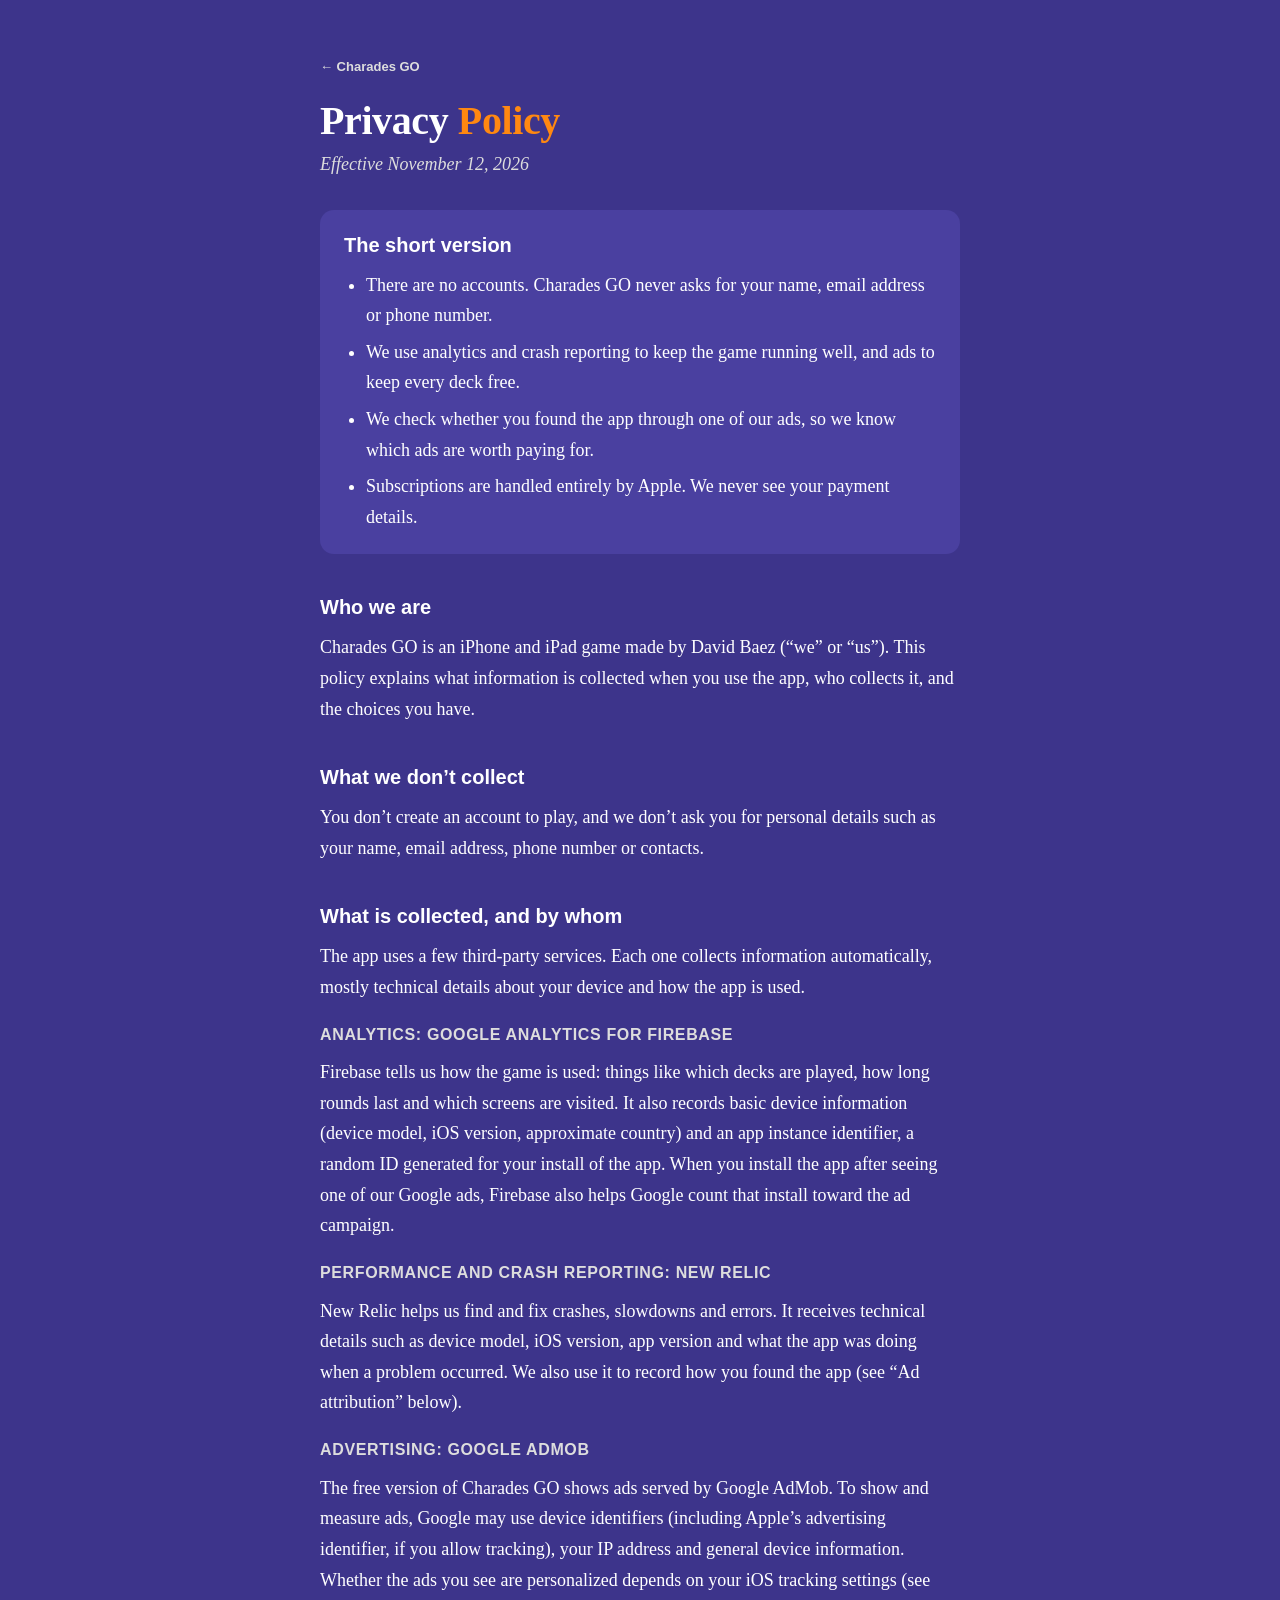
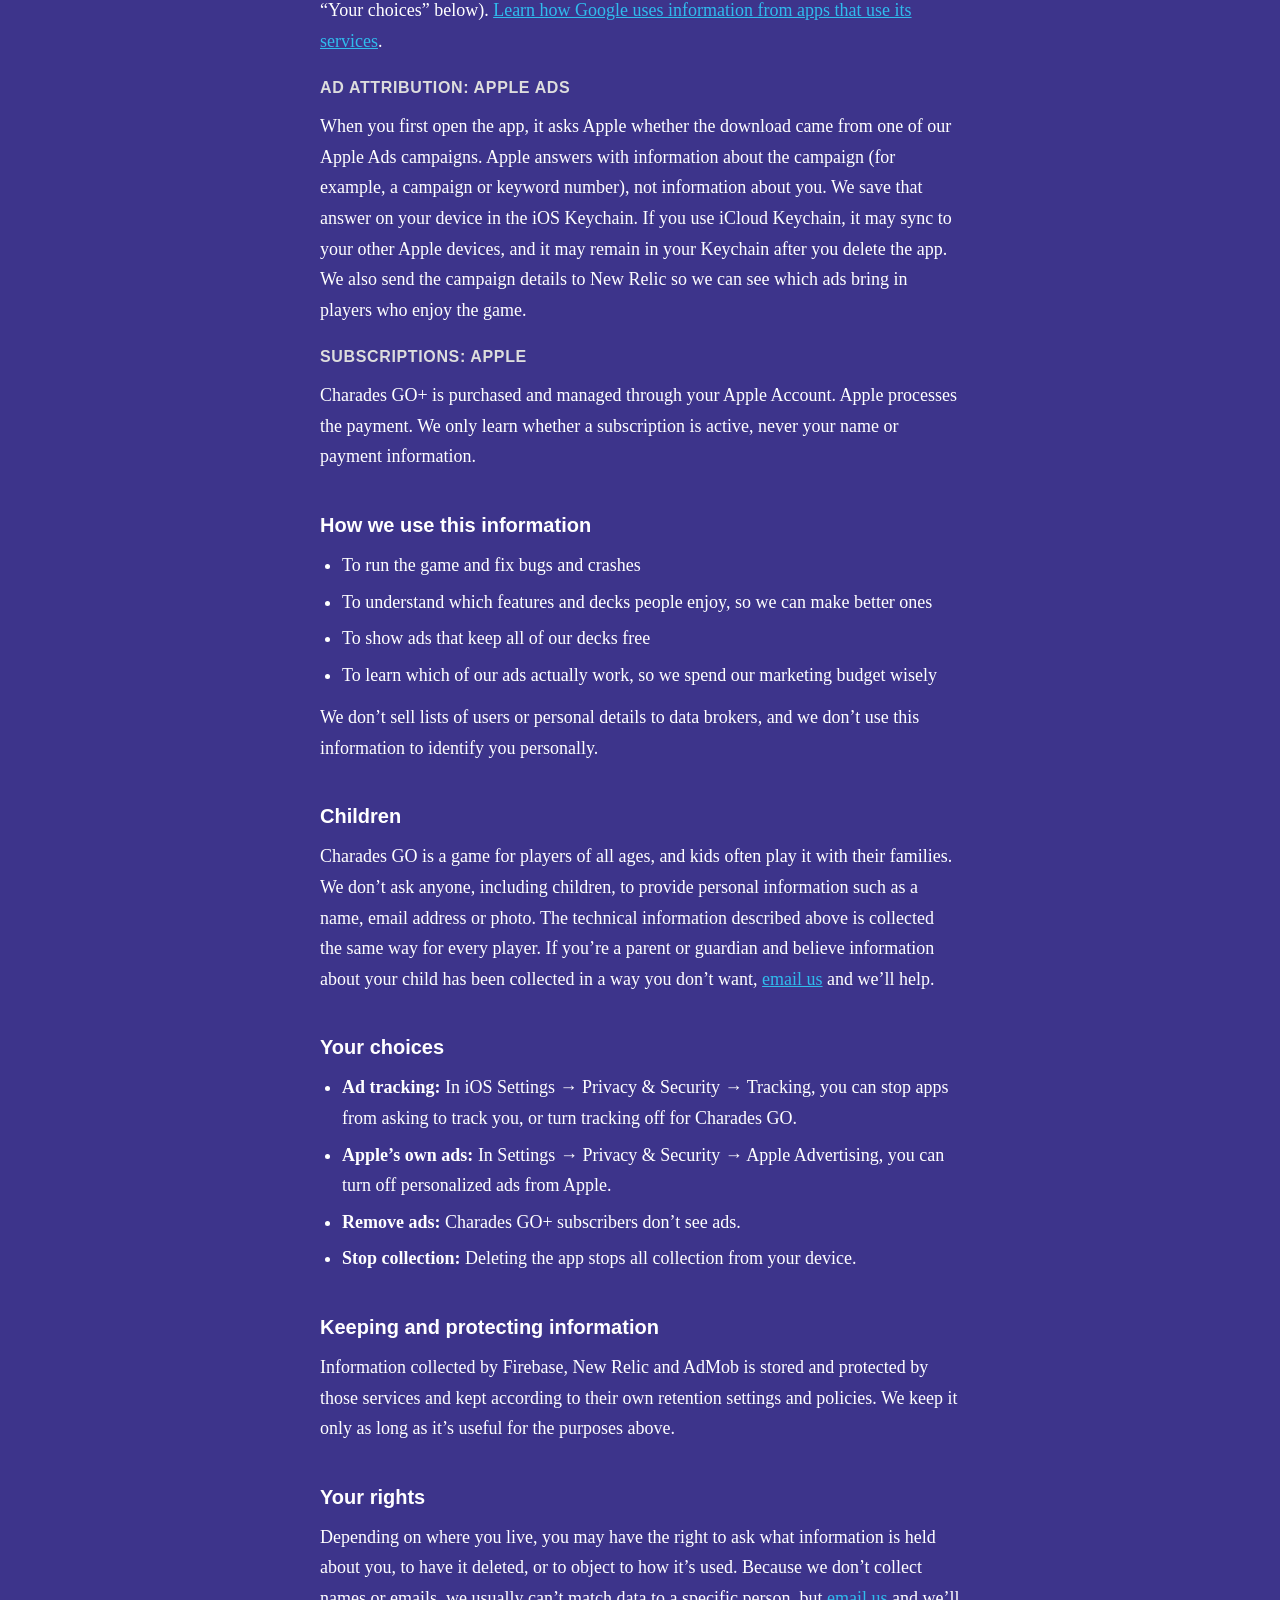
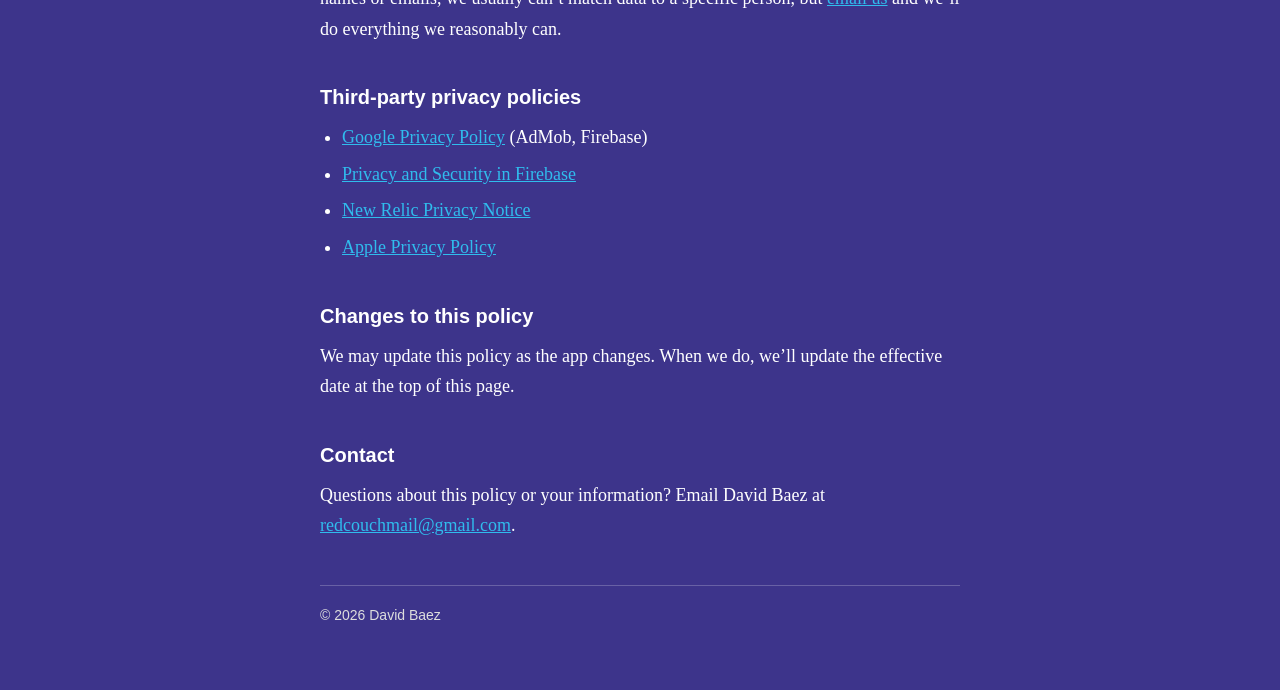
<file: charadesgo/privacy/index.html>
<!DOCTYPE html>
<html lang="en">
<head>
<meta charset="UTF-8">
<meta name="viewport" content="width=device-width, initial-scale=1.0">
<title>Privacy Policy — Charades GO</title>
<meta name="description" content="How Charades GO, by David Baez, handles information when you play.">
<link rel="canonical" href="https://davidbaez.github.io/charadesgo/privacy/">
<link rel="icon" href="/favicon.ico" sizes="48x48">
<link rel="icon" href="/favicon-96.png" type="image/png" sizes="96x96">
<style>
  :root {
    --paper: #3d348b;
    --panel: #4a40a0;
    --ink: #FFFFFF;
    --ink-soft: #DDDDDD;
    --accent: #30BCED;
    --go: #FF8811;
    --line: rgba(255, 255, 255, 0.22);
  }
  * { margin: 0; padding: 0; box-sizing: border-box; }
  body {
    background: var(--paper);
    color: var(--ink);
    font: 18px/1.7 Georgia, 'Times New Roman', serif;
    padding: 48px 24px 64px;
  }
  main { max-width: 640px; margin: 0 auto; }
  .crumb {
    font: 600 13px/1 -apple-system, BlinkMacSystemFont, 'Segoe UI', sans-serif;
  }
  .crumb a { color: var(--ink-soft); text-decoration: none; }
  .crumb a:hover { color: var(--accent); }
  h1 {
    margin-top: 26px;
    font-size: 40px;
    font-weight: 700;
    letter-spacing: -0.01em;
    line-height: 1.1;
  }
  h1 .go { color: var(--go); }
  .tagline {
    color: var(--ink-soft);
    font-style: italic;
    margin-top: 6px;
  }
  .summary {
    margin-top: 30px;
    background: var(--panel);
    border-radius: 14px;
    padding: 22px 24px;
  }
  .summary h2 { margin-top: 0; }
  h2 {
    margin-top: 40px;
    font: 700 20px/1.3 -apple-system, BlinkMacSystemFont, 'Segoe UI', sans-serif;
  }
  h3 {
    margin-top: 22px;
    font: 600 16px/1.3 -apple-system, BlinkMacSystemFont, 'Segoe UI', sans-serif;
    color: var(--ink-soft);
    text-transform: uppercase;
    letter-spacing: 0.04em;
  }
  p, ul { margin-top: 12px; }
  ul { padding-left: 22px; }
  li + li { margin-top: 6px; }
  a { color: var(--accent); }
  a:focus-visible { outline: 2px solid var(--accent); outline-offset: 2px; }
  .fine {
    margin-top: 44px;
    padding-top: 18px;
    border-top: 1px solid var(--line);
    font: 14px/1.6 -apple-system, BlinkMacSystemFont, 'Segoe UI', sans-serif;
    color: var(--ink-soft);
  }
  @media (max-width: 480px) {
    h1 { font-size: 32px; }
    body { font-size: 17px; }
  }
</style>
</head>
<body>
<main>
  <p class="crumb"><a href="/charadesgo/">&larr; Charades GO</a></p>

  <h1>Privacy <span class="go">Policy</span></h1>
  <p class="tagline">Effective November 12, 2026</p>

  <section class="summary">
    <h2>The short version</h2>
    <ul>
      <li>There are no accounts. Charades GO never asks for your name, email address or phone number.</li>
      <li>We use analytics and crash reporting to keep the game running well, and ads to keep every deck free.</li>
      <li>We check whether you found the app through one of our ads, so we know which ads are worth paying for.</li>
      <li>Subscriptions are handled entirely by Apple. We never see your payment details.</li>
    </ul>
  </section>

  <h2>Who we are</h2>
  <p>Charades GO is an iPhone and iPad game made by David Baez (&ldquo;we&rdquo; or &ldquo;us&rdquo;). This policy explains what information is collected when you use the app, who collects it, and the choices you have.</p>

  <h2>What we don&rsquo;t collect</h2>
  <p>You don&rsquo;t create an account to play, and we don&rsquo;t ask you for personal details such as your name, email address, phone number or contacts.</p>

  <h2>What is collected, and by whom</h2>
  <p>The app uses a few third-party services. Each one collects information automatically, mostly technical details about your device and how the app is used.</p>

  <h3>Analytics: Google Analytics for Firebase</h3>
  <p>Firebase tells us how the game is used: things like which decks are played, how long rounds last and which screens are visited. It also records basic device information (device model, iOS version, approximate country) and an app instance identifier, a random ID generated for your install of the app. When you install the app after seeing one of our Google ads, Firebase also helps Google count that install toward the ad campaign.</p>

  <h3>Performance and crash reporting: New Relic</h3>
  <p>New Relic helps us find and fix crashes, slowdowns and errors. It receives technical details such as device model, iOS version, app version and what the app was doing when a problem occurred. We also use it to record how you found the app (see &ldquo;Ad attribution&rdquo; below).</p>

  <h3>Advertising: Google AdMob</h3>
  <p>The free version of Charades GO shows ads served by Google AdMob. To show and measure ads, Google may use device identifiers (including Apple&rsquo;s advertising identifier, if you allow tracking), your IP address and general device information. Whether the ads you see are personalized depends on your iOS tracking settings (see &ldquo;Your choices&rdquo; below). <a href="https://policies.google.com/technologies/partner-sites">Learn how Google uses information from apps that use its services</a>.</p>

  <h3>Ad attribution: Apple Ads</h3>
  <p>When you first open the app, it asks Apple whether the download came from one of our Apple Ads campaigns. Apple answers with information about the campaign (for example, a campaign or keyword number), not information about you. We save that answer on your device in the iOS Keychain. If you use iCloud Keychain, it may sync to your other Apple devices, and it may remain in your Keychain after you delete the app. We also send the campaign details to New Relic so we can see which ads bring in players who enjoy the game.</p>

  <h3>Subscriptions: Apple</h3>
  <p>Charades GO+ is purchased and managed through your Apple Account. Apple processes the payment. We only learn whether a subscription is active, never your name or payment information.</p>

  <h2>How we use this information</h2>
  <ul>
    <li>To run the game and fix bugs and crashes</li>
    <li>To understand which features and decks people enjoy, so we can make better ones</li>
    <li>To show ads that keep all of our decks free</li>
    <li>To learn which of our ads actually work, so we spend our marketing budget wisely</li>
  </ul>
  <p>We don&rsquo;t sell lists of users or personal details to data brokers, and we don&rsquo;t use this information to identify you personally.</p>

  <h2>Children</h2>
  <p>Charades GO is a game for players of all ages, and kids often play it with their families. We don&rsquo;t ask anyone, including children, to provide personal information such as a name, email address or photo. The technical information described above is collected the same way for every player. If you&rsquo;re a parent or guardian and believe information about your child has been collected in a way you don&rsquo;t want, <a href="mailto:redcouchmail@gmail.com">email us</a> and we&rsquo;ll help.</p>

  <h2>Your choices</h2>
  <ul>
    <li><strong>Ad tracking:</strong> In iOS Settings &rarr; Privacy &amp; Security &rarr; Tracking, you can stop apps from asking to track you, or turn tracking off for Charades GO.</li>
    <li><strong>Apple&rsquo;s own ads:</strong> In Settings &rarr; Privacy &amp; Security &rarr; Apple Advertising, you can turn off personalized ads from Apple.</li>
    <li><strong>Remove ads:</strong> Charades GO+ subscribers don&rsquo;t see ads.</li>
    <li><strong>Stop collection:</strong> Deleting the app stops all collection from your device.</li>
  </ul>

  <h2>Keeping and protecting information</h2>
  <p>Information collected by Firebase, New Relic and AdMob is stored and protected by those services and kept according to their own retention settings and policies. We keep it only as long as it&rsquo;s useful for the purposes above.</p>

  <h2>Your rights</h2>
  <p>Depending on where you live, you may have the right to ask what information is held about you, to have it deleted, or to object to how it&rsquo;s used. Because we don&rsquo;t collect names or emails, we usually can&rsquo;t match data to a specific person, but <a href="mailto:redcouchmail@gmail.com">email us</a> and we&rsquo;ll do everything we reasonably can.</p>

  <h2>Third-party privacy policies</h2>
  <ul>
    <li><a href="https://policies.google.com/privacy">Google Privacy Policy</a> (AdMob, Firebase)</li>
    <li><a href="https://firebase.google.com/support/privacy">Privacy and Security in Firebase</a></li>
    <li><a href="https://newrelic.com/termsandconditions/privacy">New Relic Privacy Notice</a></li>
    <li><a href="https://www.apple.com/legal/privacy/">Apple Privacy Policy</a></li>
  </ul>

  <h2>Changes to this policy</h2>
  <p>We may update this policy as the app changes. When we do, we&rsquo;ll update the effective date at the top of this page.</p>

  <h2>Contact</h2>
  <p>Questions about this policy or your information? Email David Baez at <a href="mailto:redcouchmail@gmail.com">redcouchmail@gmail.com</a>.</p>

  <p class="fine">&copy; 2026 David Baez</p>
</main>
</body>
</html>
</file>
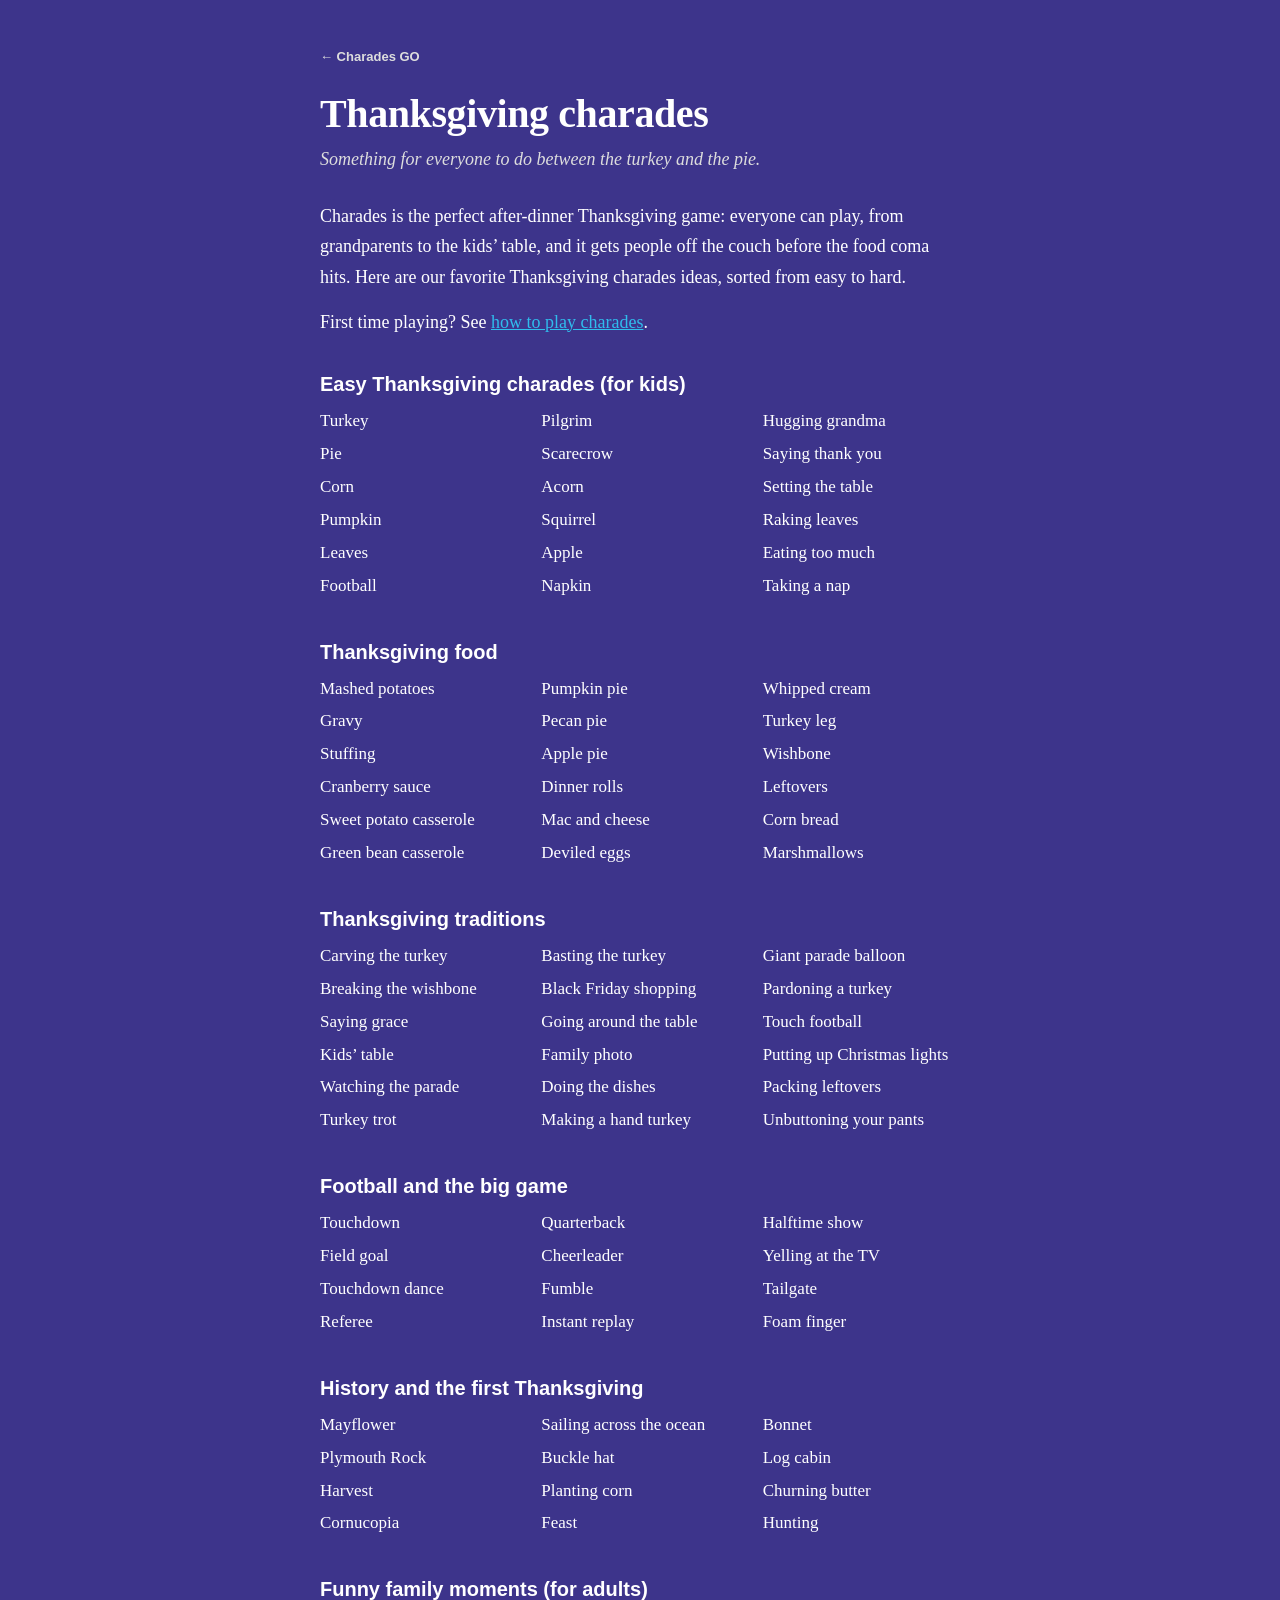
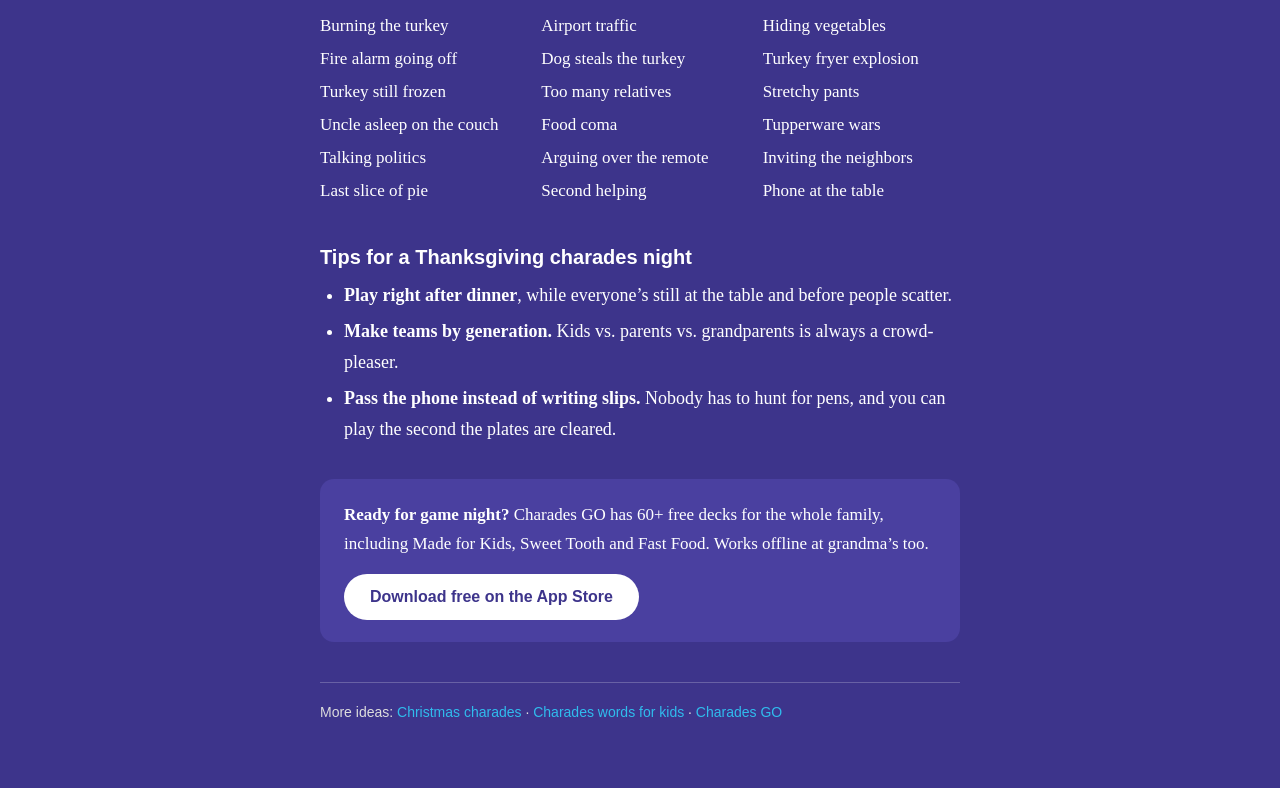
<file: charadesgo/thanksgiving-charades/index.html>
<!DOCTYPE html>
<html lang="en">
<head>
<meta charset="UTF-8">
<meta name="viewport" content="width=device-width, initial-scale=1.0">
<title>Thanksgiving Charades: 90+ Ideas for Family Game Night | Charades GO</title>
<meta name="description" content="Thanksgiving charades ideas for the whole family: foods, traditions, football, parade moments and funny family scenes. Easy words for kids and harder ones for adults.">
<link rel="canonical" href="https://davidbaez.github.io/charadesgo/thanksgiving-charades/">
<meta name="apple-itunes-app" content="app-id=6468895651">
<link rel="icon" href="/favicon.ico" sizes="48x48">
<link rel="icon" href="/favicon-96.png" type="image/png" sizes="96x96">
<meta name="theme-color" content="#3d348b">
<meta property="og:type" content="article">
<meta property="og:site_name" content="Charades GO">
<meta property="og:title" content="Thanksgiving Charades: 90+ Ideas for Family Game Night">
<meta property="og:description" content="Foods, traditions, football and funny family moments to act out after dinner.">
<meta property="og:url" content="https://davidbaez.github.io/charadesgo/thanksgiving-charades/">
<meta property="og:image" content="https://davidbaez.github.io/charadesgo/img/og.png">
<meta name="twitter:card" content="summary_large_image">
<script type="application/ld+json">
{
  "@context": "https://schema.org",
  "@type": "BreadcrumbList",
  "itemListElement": [
    {"@type": "ListItem", "position": 1, "name": "Charades GO", "item": "https://davidbaez.github.io/charadesgo/"},
    {"@type": "ListItem", "position": 2, "name": "Thanksgiving charades", "item": "https://davidbaez.github.io/charadesgo/thanksgiving-charades/"}
  ]
}
</script>
<link rel="stylesheet" href="/charadesgo/style.css?v=4">
</head>
<body>
<main>
  <p class="crumb"><a href="/charadesgo/">&larr; Charades GO</a></p>

  <h1>Thanksgiving charades</h1>
  <p class="tagline">Something for everyone to do between the turkey and the pie.</p>

  <div class="body">
    <p>Charades is the perfect after-dinner Thanksgiving game: everyone can play, from grandparents to the kids&rsquo; table, and it gets people off the couch before the food coma hits. Here are our favorite Thanksgiving charades ideas, sorted from easy to hard.</p>
    <p>First time playing? See <a href="/charadesgo/how-to-play/">how to play charades</a>.</p>

    <h2>Easy Thanksgiving charades (for kids)</h2>
    <ul class="words">
      <li>Turkey</li><li>Pie</li><li>Corn</li><li>Pumpkin</li><li>Leaves</li><li>Football</li>
      <li>Pilgrim</li><li>Scarecrow</li><li>Acorn</li><li>Squirrel</li><li>Apple</li><li>Napkin</li>
      <li>Hugging grandma</li><li>Saying thank you</li><li>Setting the table</li><li>Raking leaves</li><li>Eating too much</li><li>Taking a nap</li>
    </ul>

    <h2>Thanksgiving food</h2>
    <ul class="words">
      <li>Mashed potatoes</li><li>Gravy</li><li>Stuffing</li><li>Cranberry sauce</li><li>Sweet potato casserole</li><li>Green bean casserole</li>
      <li>Pumpkin pie</li><li>Pecan pie</li><li>Apple pie</li><li>Dinner rolls</li><li>Mac and cheese</li><li>Deviled eggs</li>
      <li>Whipped cream</li><li>Turkey leg</li><li>Wishbone</li><li>Leftovers</li><li>Corn bread</li><li>Marshmallows</li>
    </ul>

    <h2>Thanksgiving traditions</h2>
    <ul class="words">
      <li>Carving the turkey</li><li>Breaking the wishbone</li><li>Saying grace</li><li>Kids&rsquo; table</li><li>Watching the parade</li><li>Turkey trot</li>
      <li>Basting the turkey</li><li>Black Friday shopping</li><li>Going around the table</li><li>Family photo</li><li>Doing the dishes</li><li>Making a hand turkey</li>
      <li>Giant parade balloon</li><li>Pardoning a turkey</li><li>Touch football</li><li>Putting up Christmas lights</li><li>Packing leftovers</li><li>Unbuttoning your pants</li>
    </ul>

    <h2>Football and the big game</h2>
    <ul class="words">
      <li>Touchdown</li><li>Field goal</li><li>Touchdown dance</li><li>Referee</li><li>Quarterback</li><li>Cheerleader</li>
      <li>Fumble</li><li>Instant replay</li><li>Halftime show</li><li>Yelling at the TV</li><li>Tailgate</li><li>Foam finger</li>
    </ul>

    <h2>History and the first Thanksgiving</h2>
    <ul class="words">
      <li>Mayflower</li><li>Plymouth Rock</li><li>Harvest</li><li>Cornucopia</li><li>Sailing across the ocean</li><li>Buckle hat</li>
      <li>Planting corn</li><li>Feast</li><li>Bonnet</li><li>Log cabin</li><li>Churning butter</li><li>Hunting</li>
    </ul>

    <h2>Funny family moments (for adults)</h2>
    <ul class="words">
      <li>Burning the turkey</li><li>Fire alarm going off</li><li>Turkey still frozen</li><li>Uncle asleep on the couch</li><li>Talking politics</li><li>Last slice of pie</li>
      <li>Airport traffic</li><li>Dog steals the turkey</li><li>Too many relatives</li><li>Food coma</li><li>Arguing over the remote</li><li>Second helping</li>
      <li>Hiding vegetables</li><li>Turkey fryer explosion</li><li>Stretchy pants</li><li>Tupperware wars</li><li>Inviting the neighbors</li><li>Phone at the table</li>
    </ul>

    <h2>Tips for a Thanksgiving charades night</h2>
    <ul>
      <li><strong>Play right after dinner</strong>, while everyone&rsquo;s still at the table and before people scatter.</li>
      <li><strong>Make teams by generation.</strong> Kids vs. parents vs. grandparents is always a crowd-pleaser.</li>
      <li><strong>Pass the phone instead of writing slips.</strong> Nobody has to hunt for pens, and you can play the second the plates are cleared.</li>
    </ul>
  </div>

  <div class="promo">
    <p><strong>Ready for game night?</strong> Charades GO has 60+ free decks for the whole family, including Made for Kids, Sweet Tooth and Fast Food. Works offline at grandma&rsquo;s too.</p>
    <a class="cta" href="https://apps.apple.com/app/apple-store/id6468895651?pt=89468802&amp;ct=website&amp;mt=8">Download free on the App&nbsp;Store</a>
  </div>

  <p class="fine">
    More ideas: <a href="/charadesgo/christmas-charades/">Christmas charades</a> &middot; <a href="/charadesgo/charades-words-for-kids/">Charades words for kids</a> &middot; <a href="/charadesgo/">Charades GO</a>
  </p>
</main>
</body>
</html>
</file>
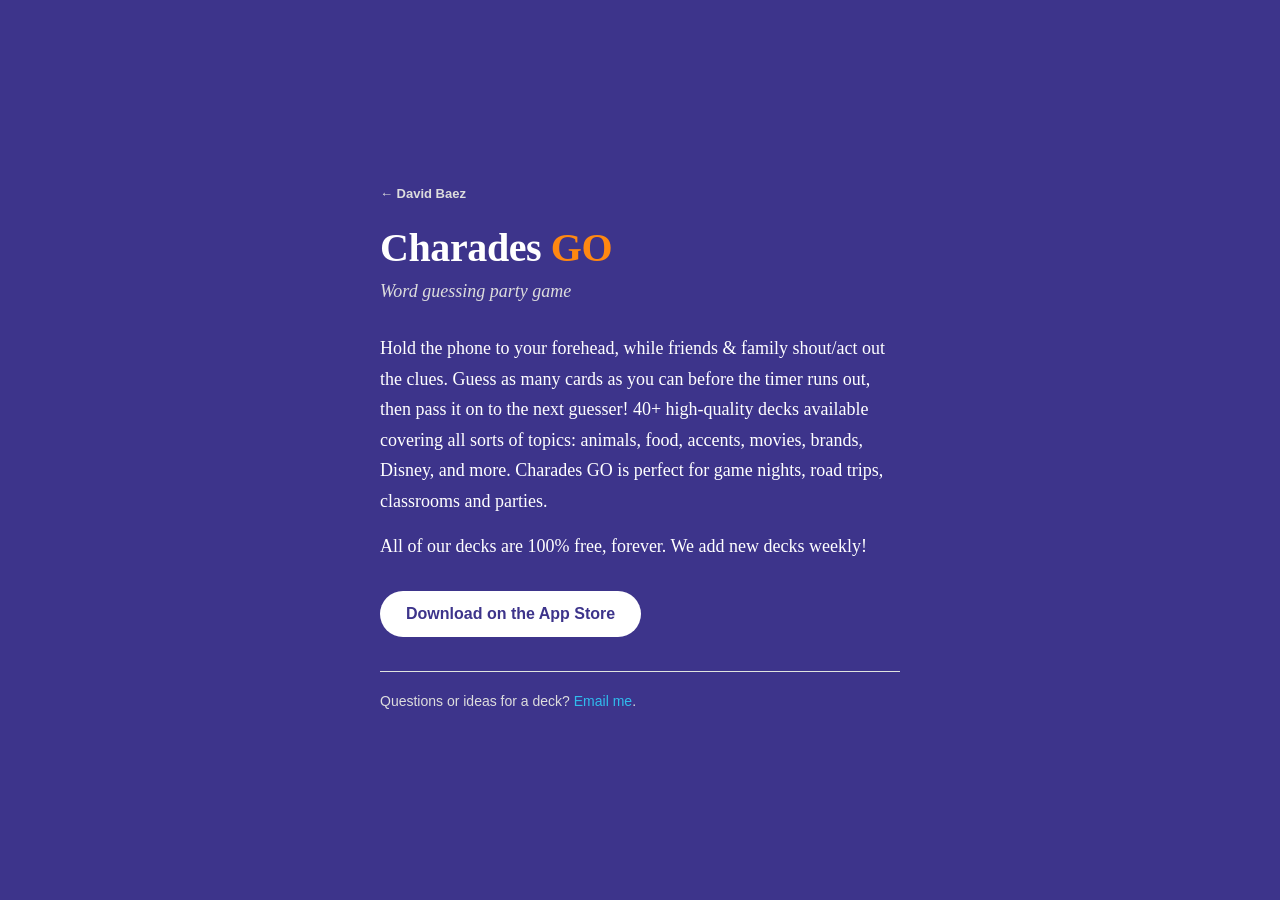
<file: mnt/user-data/outputs/charadesgo/index.html>
<!DOCTYPE html>
<html lang="en">
<head>
<meta charset="UTF-8">
<meta name="viewport" content="width=device-width, initial-scale=1.0">
<title>Charades GO! — Word Guessing Party Game</title>
<meta name="description" content="Charades GO is a word-guessing party game for iPhone. All decks are 100% free, forever.">
<style>
  :root {
    --paper: #3d348b;
    --ink: #FFFFFF;
    --ink-soft: #DDDDDD;
    --accent: #30BCED;
    --go: #FF8811;
    --line: #DFE3DF;
    --card: #FFFFFF;
  }
  * { margin: 0; padding: 0; box-sizing: border-box; }
  body {
    background: var(--paper);
    color: var(--ink);
    font: 18px/1.7 Georgia, 'Times New Roman', serif;
    min-height: 100svh;
    display: grid;
    place-items: center;
    padding: 48px 24px;
  }
  main { max-width: 520px; width: 100%; }
  .crumb {
    font: 600 13px/1 -apple-system, BlinkMacSystemFont, 'Segoe UI', sans-serif;
  }
  .crumb a {
    color: var(--ink-soft);
    text-decoration: none;
  }
  .crumb a:hover { color: var(--accent); }
  h1 {
    margin-top: 26px;
    font-size: 40px;
    font-weight: 700;
    letter-spacing: -0.01em;
    line-height: 1.1;
  }
  h1 .go { color: var(--go); }
  .tagline {
    color: var(--ink-soft);
    font-style: italic;
    margin-top: 6px;
  }
  .body {
    margin-top: 26px;
  }
  .body p + p { margin-top: 14px; }
  .cta {
    display: inline-block;
    margin-top: 30px;
    background: var(--ink);
    color: var(--paper);
    text-decoration: none;
    font: 600 16px/1 -apple-system, BlinkMacSystemFont, 'Segoe UI', sans-serif;
    padding: 15px 26px;
    border-radius: 999px;
  }
  .cta:hover { background: var(--accent); }
  .cta:focus-visible {
    outline: 2px solid var(--accent);
    outline-offset: 3px;
  }
  .fine {
    margin-top: 34px;
    padding-top: 18px;
    border-top: 1px solid var(--line);
    font: 14px/1.6 -apple-system, BlinkMacSystemFont, 'Segoe UI', sans-serif;
    color: var(--ink-soft);
  }
  .fine a { color: var(--accent); text-decoration: none; }
  .fine a:hover { text-decoration: underline; }
</style>
</head>
<body>
<main>
  <p class="crumb"><a href="/">&larr; David Baez</a></p>

  <h1>Charades <span class="go">GO</span></h1>
  <p class="tagline">Word guessing party game</p>

  <div class="body">
    <p>Hold the phone to your forehead, while friends &amp; family shout/act out the clues. Guess as many cards as you can before the timer runs out, then pass it on to the next guesser! 40+ high-quality decks available covering all sorts of topics: animals, food, accents, movies, brands, Disney, and more. Charades GO is perfect for game nights, road trips, classrooms and parties.</p>
    <p>All of our decks are 100% free, forever. We add new decks weekly!</p>
  </div>

  <a class="cta" href="https://apps.apple.com/app/id6468895651">Download on the App&nbsp;Store</a>

  <p class="fine">
    Questions or ideas for a deck? <a href="mailto:redcouchmail@gmail.com">Email me</a>.
  </p>
</main>
</body>
</html>
</file>
<file: charadesgo/style.css>
:root {
  --paper: #3d348b;
  --panel: #4a40a0;
  --ink: #FFFFFF;
  --ink-soft: #DDDDDD;
  --accent: #30BCED;
  --go: #FF8811;
  --line: rgba(255, 255, 255, 0.22);
  --sans: -apple-system, BlinkMacSystemFont, 'Segoe UI', sans-serif;
}
* { margin: 0; padding: 0; box-sizing: border-box; }
body {
  background: var(--paper);
  color: var(--ink);
  font: 18px/1.7 Georgia, 'Times New Roman', serif;
  padding: 48px 24px 64px;
}
main { max-width: 640px; margin: 0 auto; }
a { color: var(--accent); }
.crumb { font: 600 13px/1.4 var(--sans); }
.crumb a { color: var(--ink-soft); text-decoration: none; }
.crumb a:hover { color: var(--accent); }
h1 {
  margin-top: 26px;
  font-size: 40px;
  font-weight: 700;
  letter-spacing: -0.01em;
  line-height: 1.1;
}
h1 .go { color: var(--go); }
.tagline { color: var(--ink-soft); font-style: italic; margin-top: 8px; }
.body { margin-top: 26px; }
.body p + p { margin-top: 14px; }
.body h2 {
  margin-top: 34px;
  font: 700 20px/1.3 var(--sans);
}
.body h3 {
  margin-top: 22px;
  font: 700 16px/1.3 var(--sans);
  color: var(--go);
  text-transform: uppercase;
  letter-spacing: 0.04em;
}
.body ol, .body ul { margin-top: 10px; padding-left: 24px; }
.body li + li { margin-top: 6px; }
.body h2 + p, .body h3 + p, .body ul + p, .body ol + p, .body .words + p { margin-top: 14px; }
.body .note { color: var(--ink-soft); font-style: italic; }

/* Word lists: compact multi-column, no bullets */
.body ul.words {
  list-style: none;
  padding-left: 0;
  columns: 2;
  column-gap: 24px;
  font-size: 17px;
}
.body ul.words li { margin: 0 0 4px; break-inside: avoid; }
@media (min-width: 560px) { .body ul.words { columns: 3; } }

.cta {
  display: inline-block;
  margin-top: 30px;
  background: var(--ink);
  color: var(--paper);
  text-decoration: none;
  font: 600 16px/1 var(--sans);
  padding: 15px 26px;
  border-radius: 999px;
}
.cta:hover { background: var(--accent); }
.cta:focus-visible { outline: 2px solid var(--accent); outline-offset: 3px; }

.promo {
  margin-top: 34px;
  background: var(--panel);
  border-radius: 14px;
  padding: 22px 24px;
}
.promo p { font-size: 17px; }
.promo .cta { margin-top: 16px; }

.shots {
  display: flex;
  gap: 14px;
  margin-top: 30px;
  overflow-x: auto;
  scroll-snap-type: x mandatory;
  padding: 4px 4px 16px;
}
.shots img {
  flex: 0 0 auto;
  height: 300px;
  width: auto;
  border-radius: 16px;
  scroll-snap-align: start;
  background: var(--panel);
  border: 2px solid rgba(255, 255, 255, 0.35);
  box-shadow: 0 4px 10px rgba(0, 0, 0, 0.3);
}

.guides { list-style: none; padding-left: 0 !important; }
.guides li { border-top: 1px solid var(--line); padding: 12px 0; margin: 0 !important; }
.guides li:last-child { border-bottom: 1px solid var(--line); }
.guides a { font: 600 16px/1.4 var(--sans); text-decoration: none; }
.guides a:hover { text-decoration: underline; }
.guides span { display: block; color: var(--ink-soft); font-size: 15px; }

.fine {
  margin-top: 40px;
  padding-top: 18px;
  border-top: 1px solid var(--line);
  font: 14px/1.6 var(--sans);
  color: var(--ink-soft);
}
.fine a { color: var(--accent); text-decoration: none; }
.fine a:hover { text-decoration: underline; }

/* FAQ sections */
.body .faq h3 { margin-top: 18px; font-size: 17px; color: var(--ink); text-transform: none; letter-spacing: 0; }
.body .faq h3 + p { margin-top: 6px; }
</file>
